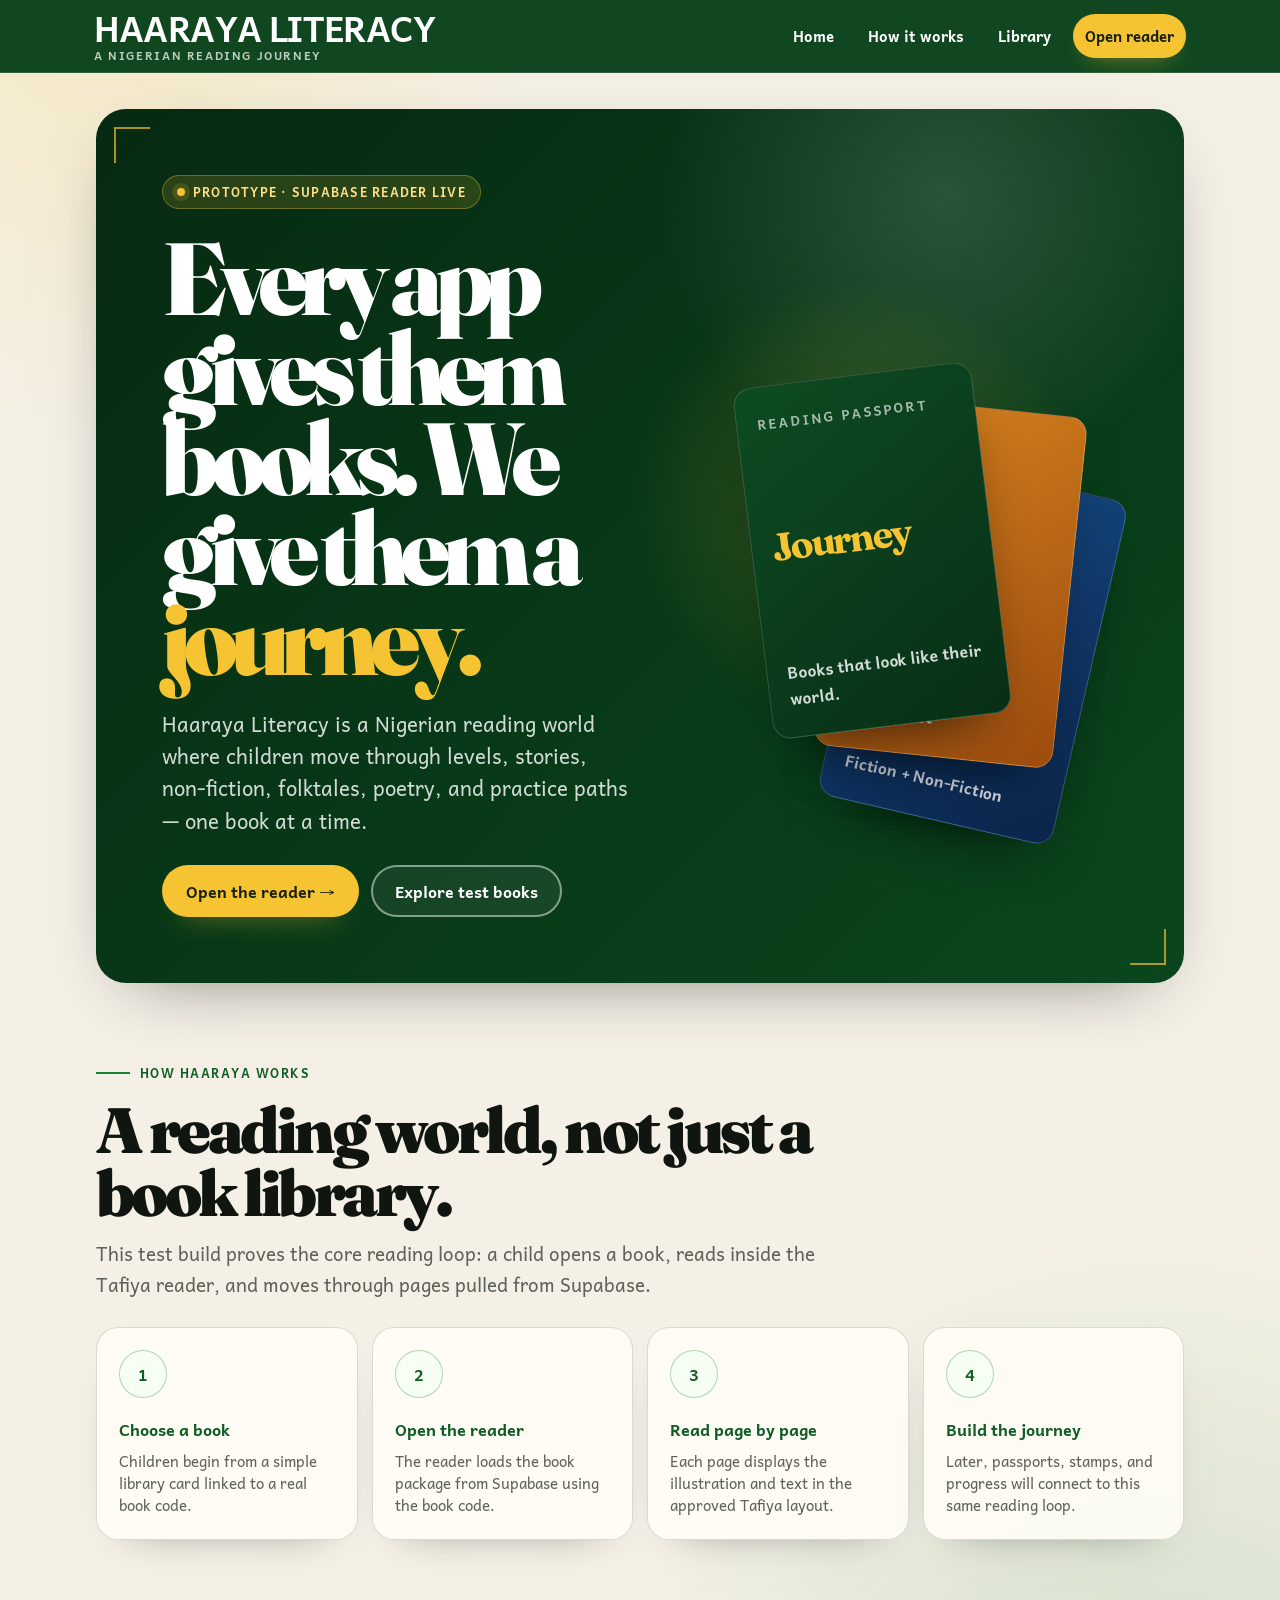
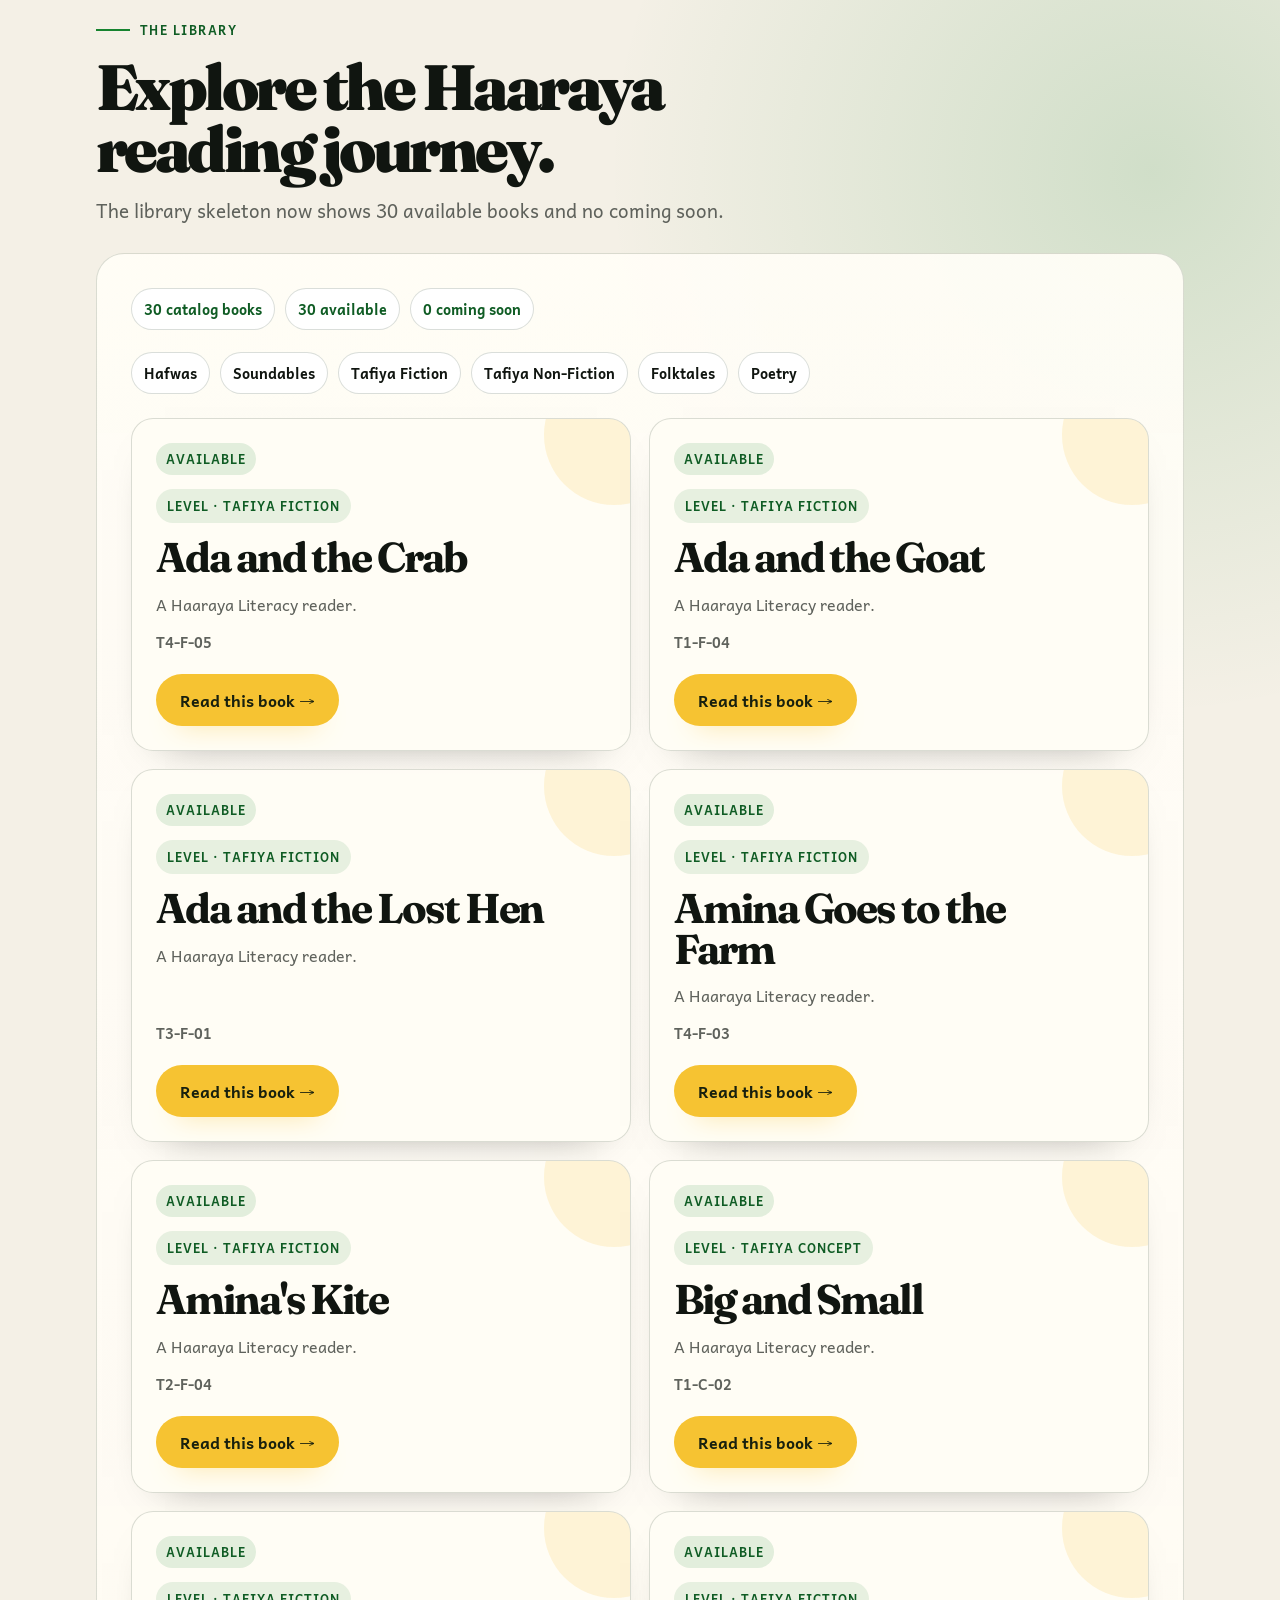
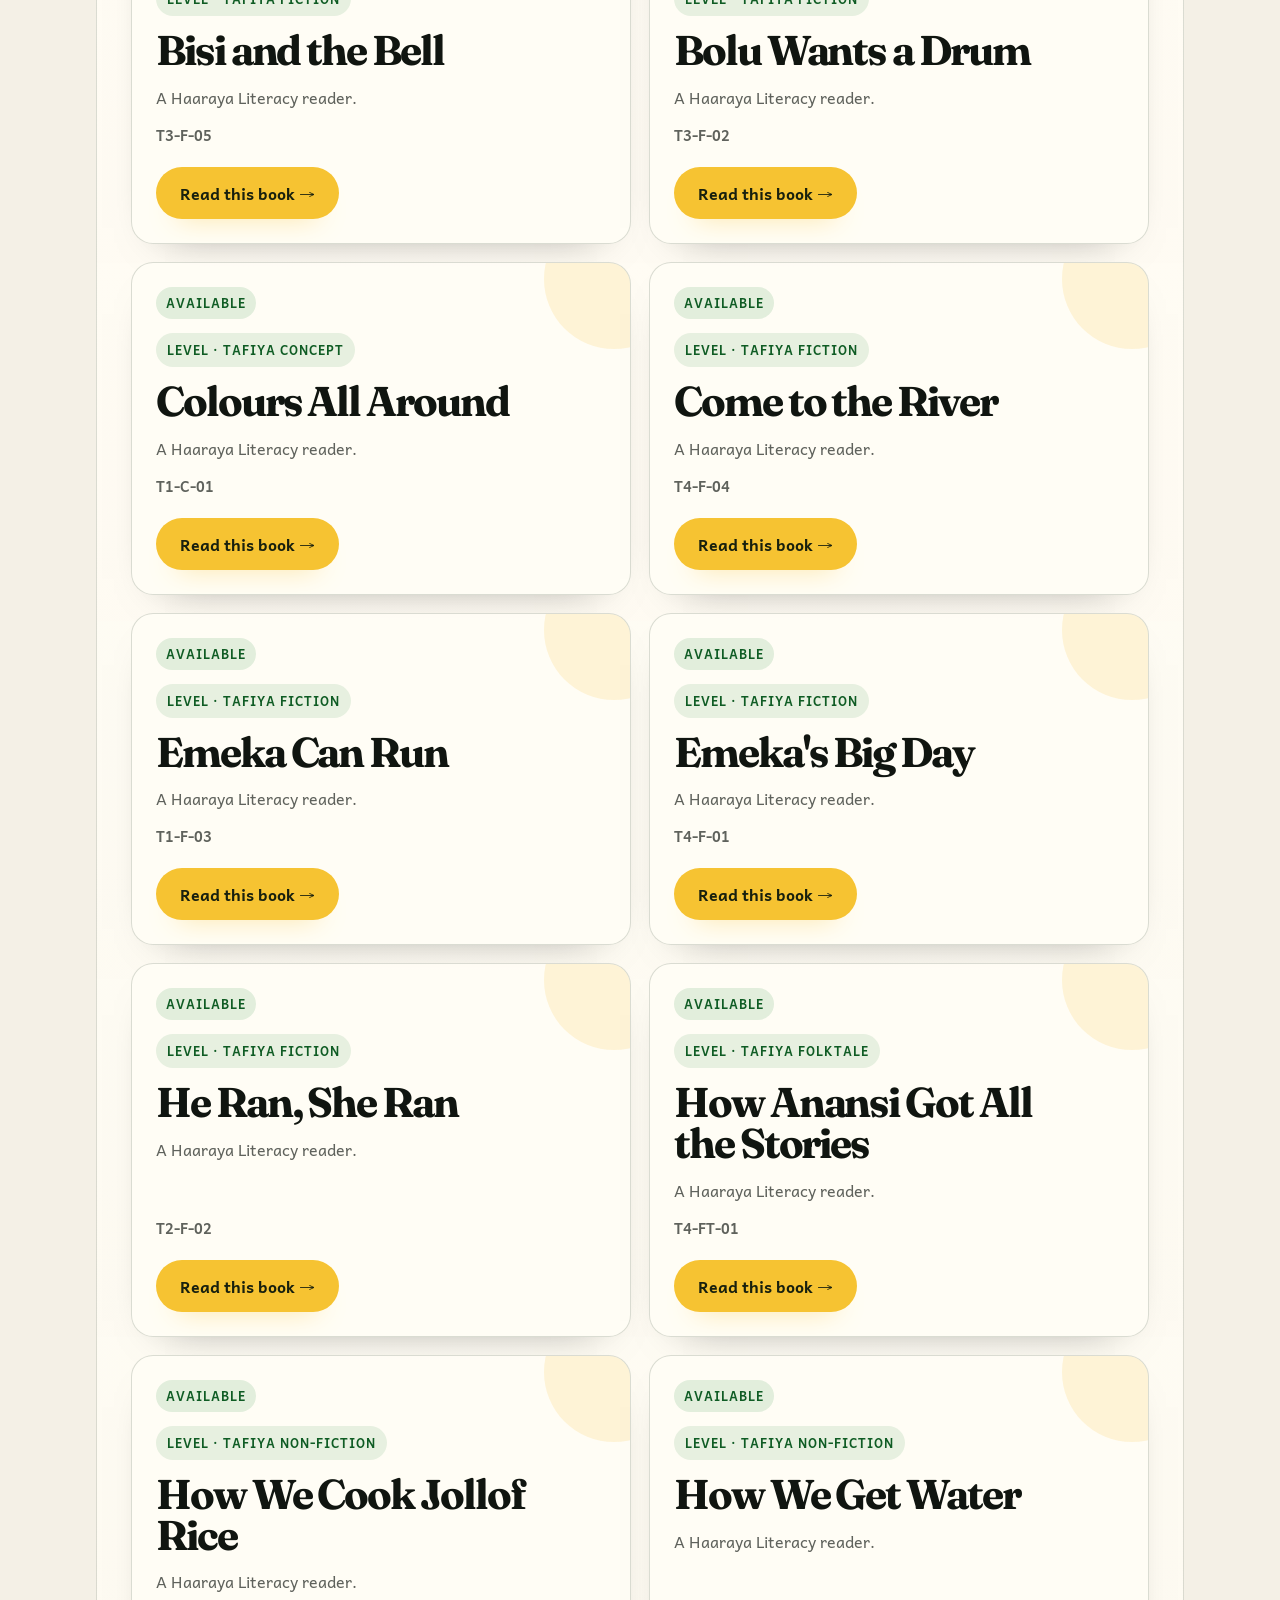
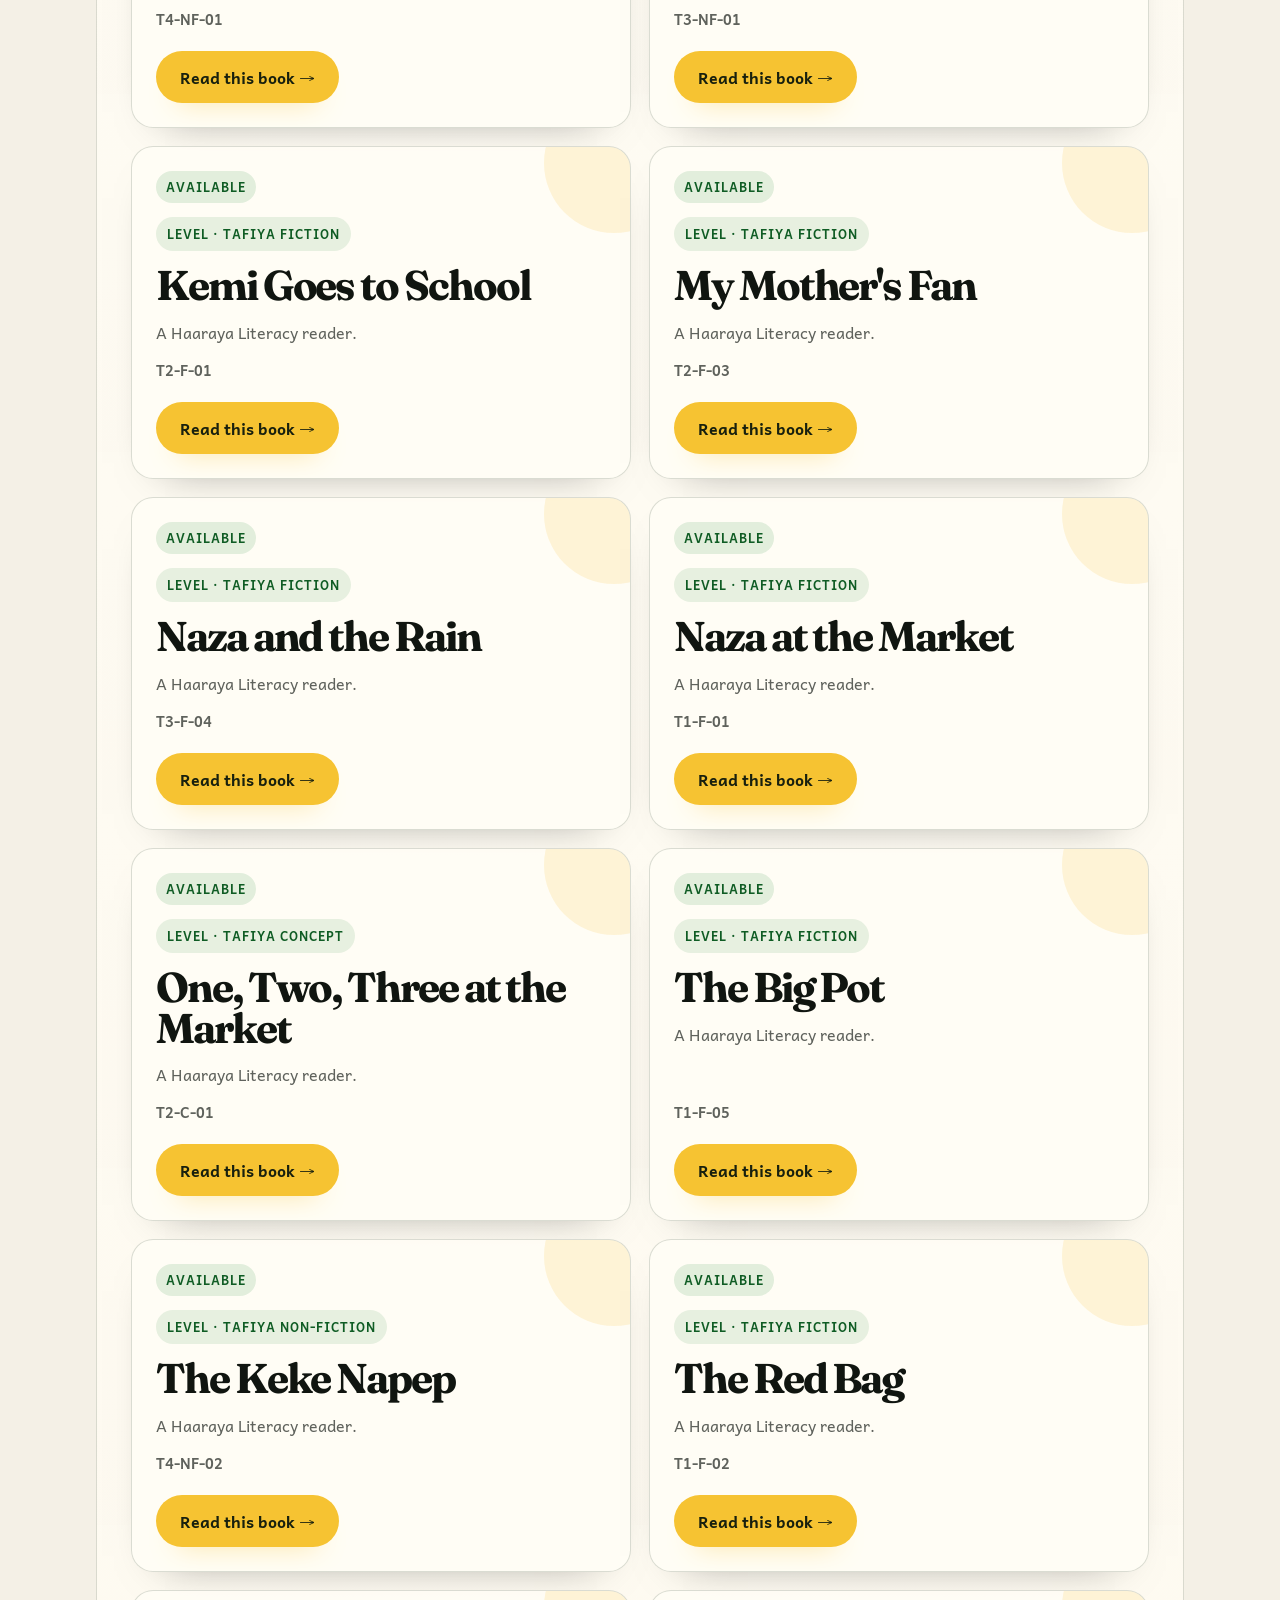
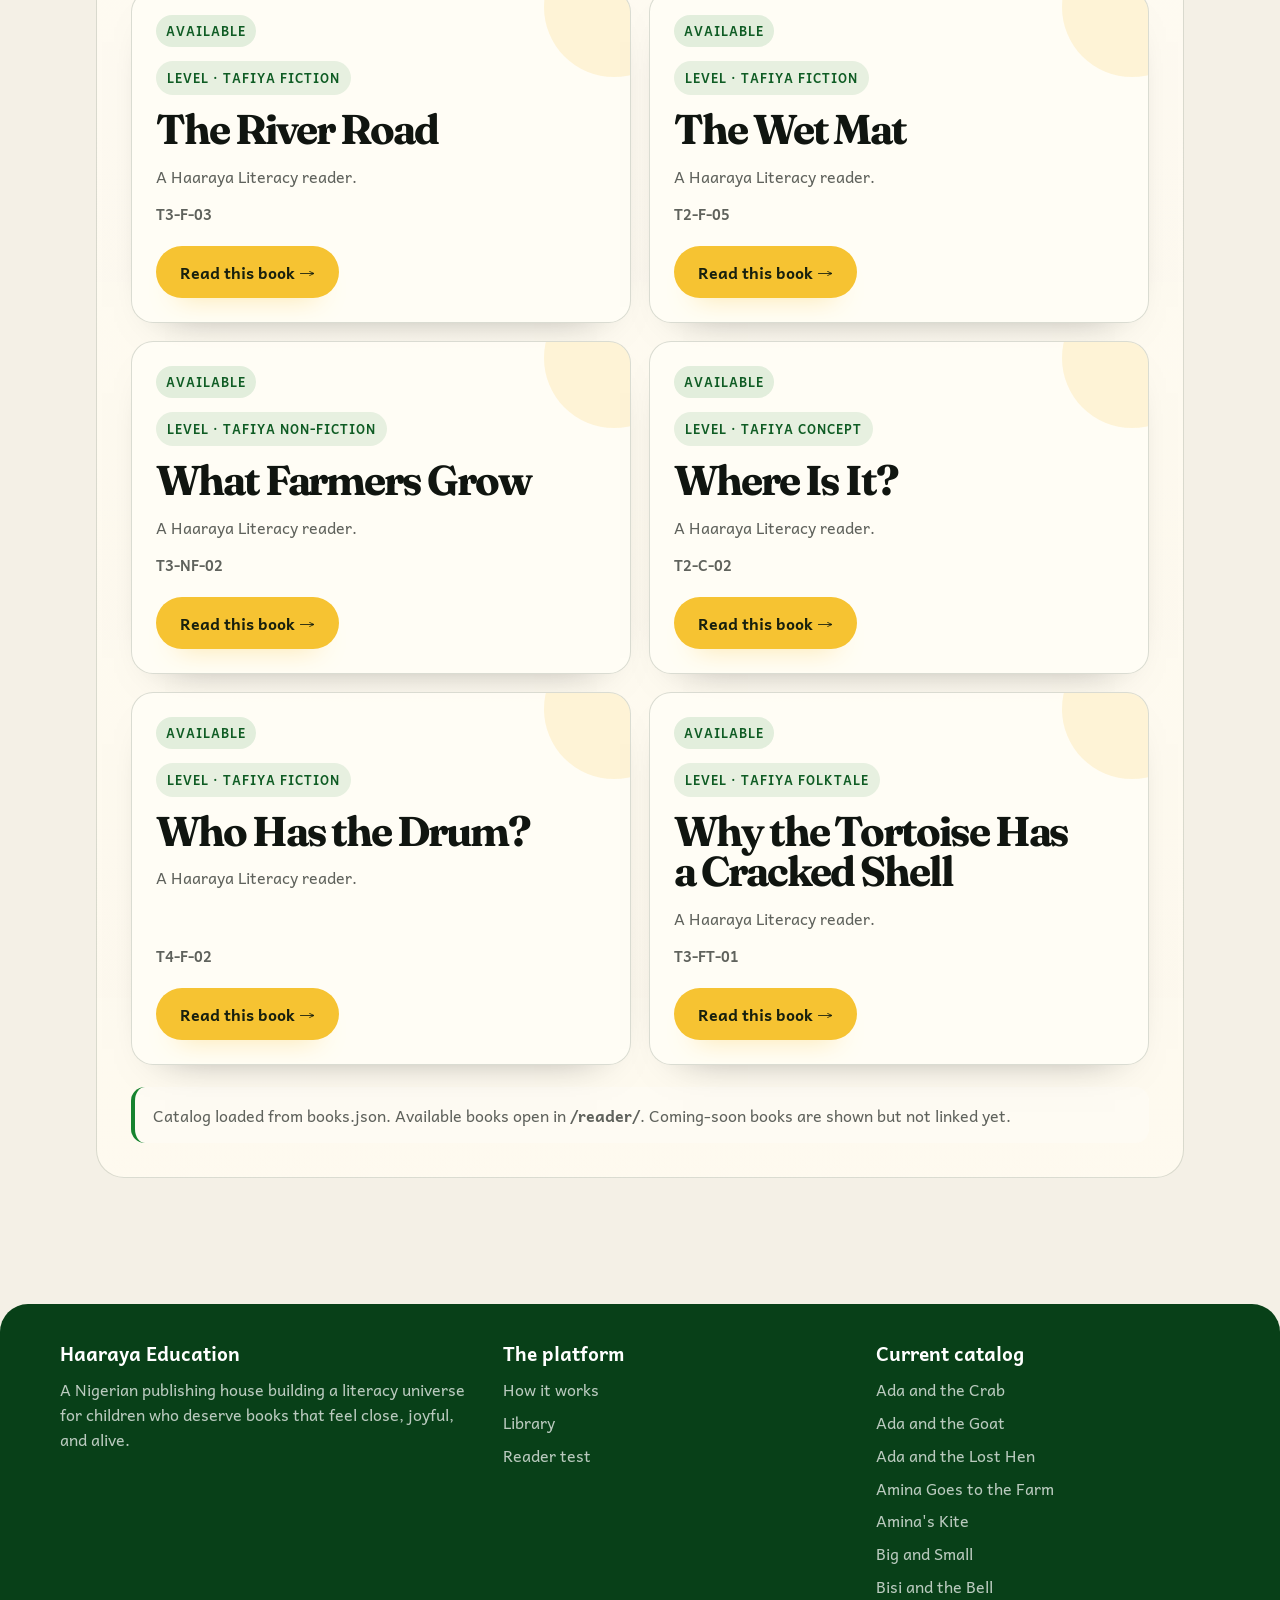
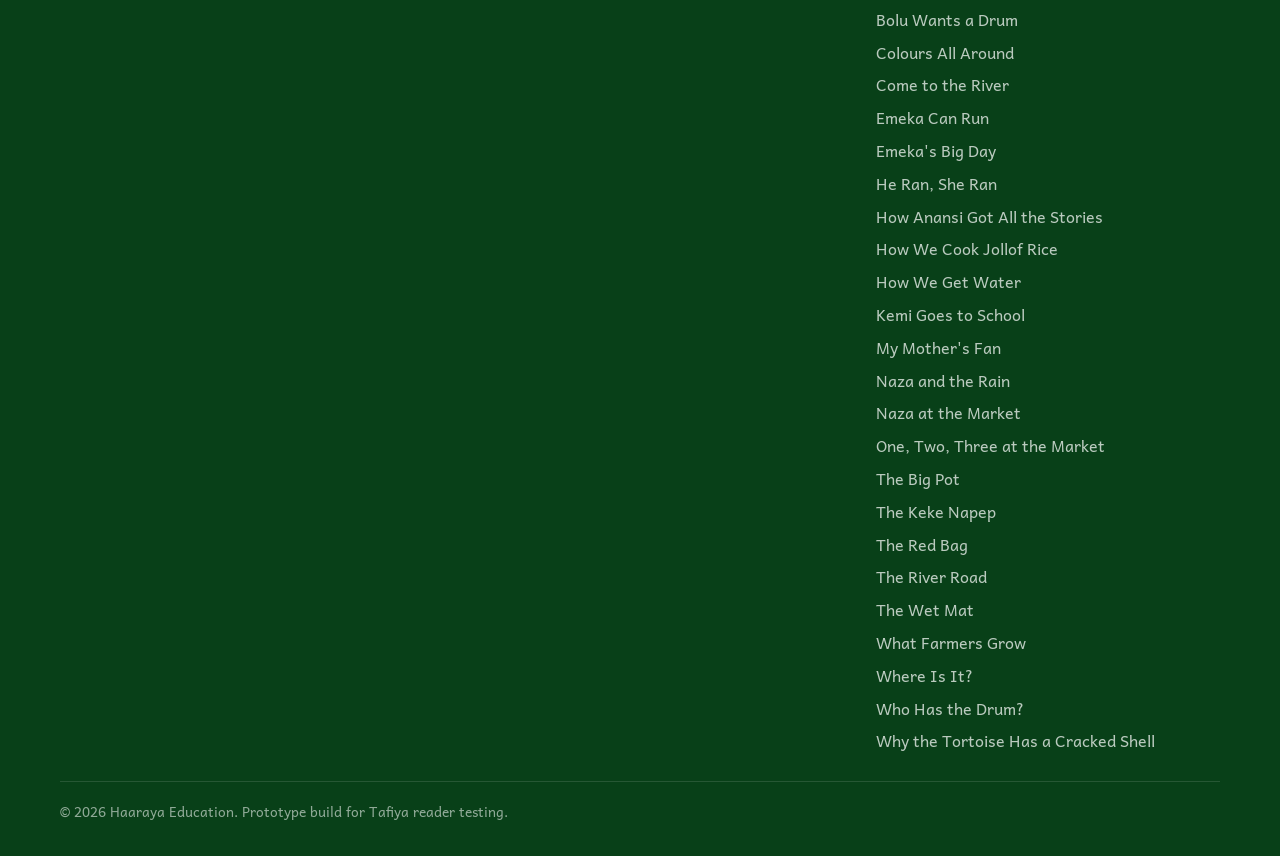
<file: index.html>
<!doctype html>
<html lang="en">
<head>
  <meta charset="utf-8">
  <meta name="viewport" content="width=device-width, initial-scale=1, viewport-fit=cover">
  <title>Haaraya Literacy — Tafiya Reader Test</title>

  <link rel="preconnect" href="https://fonts.googleapis.com">
  <link rel="preconnect" href="https://fonts.gstatic.com" crossorigin>
  <link href="https://fonts.googleapis.com/css2?family=Andika:ital,wght@0,400;0,700;1,400;1,700&family=Fraunces:opsz,wght@9..144,700;9..144,900&display=swap" rel="stylesheet">

  <style>
    :root {
      --green-950: #062d12;
      --green-900: #084018;
      --green-800: #0f5c24;
      --green-700: #16832f;
      --cream: #f4f0e6;
      --paper: #fffdf6;
      --yellow: #f6c332;
      --ink: #101510;
      --muted: #5f625c;
      --line: rgba(28, 54, 30, 0.16);
      --shadow: 0 24px 70px -36px rgba(0, 0, 0, 0.55);
      --font-body: "Andika", -apple-system, BlinkMacSystemFont, "Segoe UI", sans-serif;
      --font-display: "Fraunces", Georgia, serif;
    }

    * { box-sizing: border-box; margin: 0; padding: 0; }
    html { scroll-behavior: smooth; }

    body {
      min-height: 100vh;
      font-family: var(--font-body);
      color: var(--ink);
      background:
        radial-gradient(circle at 8% 0%, rgba(246, 195, 50, 0.18), transparent 28rem),
        radial-gradient(circle at 90% 20%, rgba(22, 131, 47, 0.16), transparent 34rem),
        var(--cream);
    }

    a { color: inherit; }

    .site-header {
      position: sticky;
      top: 0;
      z-index: 10;
      background: rgba(8, 64, 24, 0.96);
      backdrop-filter: blur(14px);
      color: white;
      border-bottom: 1px solid rgba(255, 255, 255, 0.12);
    }

    .nav {
      max-width: 1160px;
      margin: 0 auto;
      min-height: 72px;
      display: flex;
      align-items: center;
      justify-content: space-between;
      gap: 20px;
      padding: 0 clamp(16px, 4vw, 34px);
    }

    .brand {
      display: flex;
      flex-direction: column;
      line-height: 1;
      text-decoration: none;
    }

    .brand-main {
      font-weight: 900;
      font-size: clamp(1.4rem, 3.5vw, 2.2rem);
      letter-spacing: -0.04em;
      text-transform: uppercase;
    }

    .brand-sub {
      margin-top: 5px;
      font-size: 0.72rem;
      font-weight: 700;
      letter-spacing: 0.14em;
      text-transform: uppercase;
      color: rgba(255, 255, 255, 0.72);
    }

    .nav-links {
      display: flex;
      align-items: center;
      gap: 10px;
      font-weight: 700;
      font-size: 0.94rem;
    }

    .nav-links a {
      text-decoration: none;
      padding: 10px 12px;
      border-radius: 999px;
    }

    .nav-links a:hover { background: rgba(255, 255, 255, 0.1); }

    .nav-cta {
      background: var(--yellow);
      color: #19210e;
      box-shadow: 0 10px 24px -16px rgba(246, 195, 50, 0.9);
    }

    .nav-links .nav-cta:hover { background: #ffd352; }

    .page {
      max-width: 1160px;
      margin: 0 auto;
      padding: clamp(18px, 4vw, 36px);
    }

    .hero {
      position: relative;
      overflow: hidden;
      min-height: 560px;
      display: grid;
      grid-template-columns: minmax(0, 1.05fr) minmax(280px, 0.95fr);
      gap: clamp(28px, 5vw, 70px);
      align-items: center;
      padding: clamp(28px, 6vw, 66px);
      background:
        radial-gradient(circle at 70% 45%, rgba(246, 195, 50, 0.22), transparent 14rem),
        radial-gradient(circle at 78% 10%, rgba(255, 255, 255, 0.14), transparent 18rem),
        linear-gradient(135deg, #072a12 0%, #073516 38%, #0a461d 100%);
      border-radius: 30px;
      color: white;
      box-shadow: var(--shadow);
    }

    .hero::before,
    .hero::after {
      content: "";
      position: absolute;
      pointer-events: none;
      border: 2px solid rgba(246, 195, 50, 0.68);
      width: 34px;
      height: 34px;
    }

    .hero::before {
      left: 18px;
      top: 18px;
      border-right: none;
      border-bottom: none;
    }

    .hero::after {
      right: 18px;
      bottom: 18px;
      border-left: none;
      border-top: none;
    }

    .hero-copy {
      position: relative;
      z-index: 1;
    }

    .pill {
      display: inline-flex;
      align-items: center;
      gap: 8px;
      min-height: 34px;
      padding: 0 14px;
      border-radius: 999px;
      background: rgba(246, 195, 50, 0.14);
      border: 1px solid rgba(246, 195, 50, 0.34);
      color: #ffe08a;
      font-size: 0.78rem;
      font-weight: 700;
      letter-spacing: 0.1em;
      text-transform: uppercase;
    }

    .pill-dot {
      width: 8px;
      height: 8px;
      border-radius: 999px;
      background: var(--yellow);
      box-shadow: 0 0 0 5px rgba(246, 195, 50, 0.14);
    }

    h1 {
      max-width: 640px;
      margin-top: 24px;
      font-family: var(--font-display);
      font-weight: 900;
      font-size: clamp(3.2rem, 8vw, 6.6rem);
      line-height: 0.88;
      letter-spacing: -0.07em;
    }

    .gold { color: var(--yellow); }

    .lede {
      max-width: 560px;
      margin-top: 24px;
      color: rgba(255, 255, 255, 0.82);
      font-size: clamp(1.05rem, 2.1vw, 1.28rem);
      line-height: 1.58;
    }

    .hero-actions {
      display: flex;
      flex-wrap: wrap;
      gap: 12px;
      margin-top: 28px;
    }

    .btn {
      display: inline-flex;
      align-items: center;
      justify-content: center;
      min-height: 52px;
      padding: 0 22px;
      border-radius: 999px;
      font-weight: 700;
      text-decoration: none;
      border: 2px solid transparent;
      transition: transform 0.12s ease, background 0.16s ease, border-color 0.16s ease, opacity 0.16s ease;
    }

    .btn:active { transform: translateY(1px) scale(0.99); }

    .btn-primary {
      background: var(--yellow);
      color: #18200e;
      box-shadow: 0 16px 28px -22px rgba(246, 195, 50, 1);
    }

    .btn-primary:hover { background: #ffd65a; }

    .btn-outline {
      color: white;
      border-color: rgba(255, 255, 255, 0.48);
      background: rgba(255, 255, 255, 0.06);
    }

    .btn-outline:hover {
      border-color: white;
      background: rgba(255, 255, 255, 0.12);
    }

    .btn-disabled {
      background: #e7dfcf;
      color: #726a5b;
      cursor: not-allowed;
      box-shadow: none;
      opacity: 0.95;
    }

    .passport-stack {
      position: relative;
      z-index: 1;
      min-height: 360px;
      display: grid;
      place-items: center;
    }

    .passport {
      position: absolute;
      width: min(240px, 58vw);
      aspect-ratio: 0.68;
      border-radius: 18px;
      padding: 26px 20px;
      display: flex;
      flex-direction: column;
      justify-content: space-between;
      box-shadow: 0 28px 60px -28px rgba(0, 0, 0, 0.75);
      border: 1px solid rgba(255, 255, 255, 0.16);
    }

    .passport.green {
      background: linear-gradient(145deg, #0d4b22, #082f16);
      transform: rotate(-7deg) translateX(-34px);
      z-index: 3;
    }

    .passport.orange {
      background: linear-gradient(145deg, #d8851e, #9d4c0f);
      transform: rotate(6deg) translate(48px, 30px);
      z-index: 2;
    }

    .passport.blue {
      background: linear-gradient(145deg, #164e8c, #0b254a);
      transform: rotate(13deg) translate(88px, 84px);
      z-index: 1;
    }

    .passport small {
      font-weight: 700;
      letter-spacing: 0.16em;
      text-transform: uppercase;
      color: rgba(255, 255, 255, 0.64);
    }

    .passport strong {
      font-family: var(--font-display);
      font-size: 2.4rem;
      line-height: 0.94;
      letter-spacing: -0.06em;
      color: var(--yellow);
    }

    .passport span {
      color: rgba(255, 255, 255, 0.82);
      font-weight: 700;
    }

    .section {
      padding: clamp(42px, 7vw, 80px) 0 0;
    }

    .section-kicker {
      display: flex;
      align-items: center;
      gap: 10px;
      color: var(--green-800);
      font-size: 0.78rem;
      font-weight: 700;
      letter-spacing: 0.12em;
      text-transform: uppercase;
    }

    .section-kicker::before {
      content: "";
      width: 34px;
      height: 2px;
      background: var(--green-700);
    }

    .section-heading {
      max-width: 760px;
      margin-top: 16px;
      font-family: var(--font-display);
      font-weight: 900;
      font-size: clamp(2.1rem, 5vw, 4.1rem);
      line-height: 0.98;
      letter-spacing: -0.055em;
    }

    .section-copy {
      max-width: 720px;
      margin-top: 14px;
      color: var(--muted);
      font-size: clamp(1rem, 2vw, 1.18rem);
      line-height: 1.6;
    }

    .journey-grid {
      display: grid;
      grid-template-columns: repeat(4, minmax(0, 1fr));
      gap: 14px;
      margin-top: 28px;
    }

    .step-card,
    .book-card {
      background: rgba(255, 253, 246, 0.9);
      border: 1px solid var(--line);
      border-radius: 22px;
      box-shadow: 0 18px 42px -34px rgba(0, 0, 0, 0.55);
    }

    .step-card {
      padding: 22px;
      min-height: 180px;
    }

    .step-num {
      width: 48px;
      height: 48px;
      display: grid;
      place-items: center;
      border-radius: 999px;
      margin-bottom: 18px;
      border: 1px solid rgba(22, 131, 47, 0.32);
      background: #f7fff4;
      color: var(--green-800);
      font-weight: 900;
    }

    .step-card h3 {
      color: var(--green-800);
      font-size: 1.02rem;
      margin-bottom: 8px;
    }

    .step-card p {
      color: var(--muted);
      font-size: 0.94rem;
      line-height: 1.48;
    }

    .library-panel {
      margin-top: 28px;
      padding: clamp(20px, 4vw, 34px);
      background:
        linear-gradient(180deg, rgba(255, 253, 246, 0.94), rgba(255, 250, 240, 0.88));
      border: 1px solid var(--line);
      border-radius: 28px;
    }

    .library-summary {
      display: flex;
      flex-wrap: wrap;
      gap: 10px;
      margin-bottom: 22px;
    }

    .summary-pill {
      padding: 8px 12px;
      border-radius: 999px;
      background: #fff;
      border: 1px solid var(--line);
      font-weight: 700;
      font-size: 0.9rem;
      color: var(--green-800);
    }

    .strand-strip {
      display: flex;
      flex-wrap: wrap;
      gap: 10px;
      margin-bottom: 24px;
    }

    .strand-tag {
      padding: 8px 12px;
      border-radius: 999px;
      background: #fff;
      border: 1px solid var(--line);
      font-weight: 700;
      font-size: 0.9rem;
    }

    .books {
      display: grid;
      grid-template-columns: repeat(2, minmax(0, 1fr));
      gap: 18px;
    }

    .book-card {
      padding: 24px;
      display: flex;
      flex-direction: column;
      gap: 14px;
      position: relative;
      overflow: hidden;
    }

    .book-card::after {
      content: "";
      position: absolute;
      width: 140px;
      height: 140px;
      right: -54px;
      top: -54px;
      border-radius: 50%;
      background: rgba(246, 195, 50, 0.16);
    }

    .book-card.is-coming-soon {
      opacity: 0.88;
    }

    .book-card.is-coming-soon::after {
      background: rgba(95, 98, 92, 0.12);
    }

    .book-meta {
      width: fit-content;
      padding: 7px 11px;
      border-radius: 999px;
      background: rgba(22, 131, 47, 0.1);
      color: var(--green-800);
      font-size: 0.78rem;
      font-weight: 700;
      letter-spacing: 0.08em;
      text-transform: uppercase;
    }

    .book-status {
      position: relative;
      z-index: 1;
      width: fit-content;
      padding: 6px 10px;
      border-radius: 999px;
      font-size: 0.78rem;
      font-weight: 700;
      letter-spacing: 0.08em;
      text-transform: uppercase;
    }

    .book-status.is-available {
      background: rgba(22, 131, 47, 0.12);
      color: var(--green-800);
    }

    .book-status.is-coming-soon {
      background: rgba(95, 98, 92, 0.12);
      color: var(--muted);
    }

    .book-title {
      position: relative;
      z-index: 1;
      max-width: 420px;
      font-family: var(--font-display);
      font-size: clamp(1.8rem, 3.4vw, 2.6rem);
      line-height: 0.98;
      letter-spacing: -0.05em;
    }

    .book-desc {
      position: relative;
      z-index: 1;
      color: var(--muted);
      line-height: 1.5;
      flex: 1;
    }

    .book-code {
      position: relative;
      z-index: 1;
      color: var(--muted);
      font-size: 0.9rem;
      font-weight: 700;
    }

    .book-card .btn {
      position: relative;
      z-index: 1;
      align-self: flex-start;
      margin-top: 6px;
    }

    .status-note {
      margin-top: 22px;
      padding: 16px 18px;
      border-left: 4px solid var(--green-700);
      background: rgba(255, 253, 246, 0.72);
      color: var(--muted);
      line-height: 1.5;
      border-radius: 14px;
    }

    .footer {
      margin-top: clamp(50px, 8vw, 90px);
      padding: 34px clamp(20px, 4vw, 36px);
      border-radius: 28px 28px 0 0;
      background: var(--green-900);
      color: rgba(255, 255, 255, 0.78);
    }

    .footer-inner {
      max-width: 1160px;
      margin: 0 auto;
      display: grid;
      grid-template-columns: 1.2fr 1fr 1fr;
      gap: 30px;
    }

    .footer strong {
      display: block;
      color: white;
      margin-bottom: 8px;
      font-size: 1.2rem;
    }

    .footer p,
    .footer li {
      line-height: 1.55;
      color: rgba(255, 255, 255, 0.72);
    }

    .footer ul {
      list-style: none;
      display: grid;
      gap: 8px;
    }

    .footer a {
      text-decoration: none;
    }

    .footer a:hover { color: white; }

    .copyright {
      max-width: 1160px;
      margin: 28px auto 0;
      padding-top: 18px;
      border-top: 1px solid rgba(255, 255, 255, 0.12);
      font-size: 0.86rem;
      color: rgba(255, 255, 255, 0.55);
    }

    @media (max-width: 900px) {
      .hero {
        grid-template-columns: 1fr;
        min-height: auto;
      }

      .passport-stack { min-height: 300px; }

      .journey-grid {
        grid-template-columns: repeat(2, minmax(0, 1fr));
      }

      .footer-inner { grid-template-columns: 1fr; }
    }

    @media (max-width: 640px) {
      .nav { min-height: 64px; }

      .brand-main { font-size: 1.35rem; }

      .brand-sub { display: none; }

      .nav-links a:not(.nav-cta) { display: none; }

      .hero {
        border-radius: 22px;
        padding: 26px;
      }

      .hero-actions,
      .journey-grid {
        display: grid;
        grid-template-columns: 1fr;
      }

      .books { grid-template-columns: 1fr; }

      .btn { width: 100%; }

      .book-card .btn { align-self: stretch; }

      .passport { width: 190px; }

      .passport.green { transform: rotate(-7deg) translateX(-24px); }

      .passport.orange { transform: rotate(6deg) translate(36px, 30px); }

      .passport.blue { transform: rotate(13deg) translate(58px, 76px); }
    }
  </style>
</head>

<body>
  <header class="site-header">
    <nav class="nav" aria-label="Main navigation">
      <a class="brand" href="./" aria-label="Haaraya Literacy home">
        <span class="brand-main">Haaraya Literacy</span>
        <span class="brand-sub">A Nigerian Reading Journey</span>
      </a>

      <div class="nav-links">
        <a href="./">Home</a>
        <a href="#how">How it works</a>
        <a href="#library">Library</a>
        <a class="nav-cta" data-first-book-link href="reader/?book=T4-NF-01">Open reader</a>
      </div>
    </nav>
  </header>

  <main class="page">
    <section class="hero" id="home">
      <div class="hero-copy">
        <div class="pill"><span class="pill-dot"></span> Prototype · Supabase reader live</div>

        <h1>
          Every app gives them books.
          We give them a <span class="gold">journey.</span>
        </h1>

        <p class="lede">
          Haaraya Literacy is a Nigerian reading world where children move through levels,
          stories, non-fiction, folktales, poetry, and practice paths — one book at a time.
        </p>

        <div class="hero-actions">
          <a class="btn btn-primary" data-first-book-link href="reader/?book=T4-NF-01">Open the reader →</a>
          <a class="btn btn-outline" href="#library">Explore test books</a>
        </div>
      </div>

      <div class="passport-stack" aria-hidden="true">
        <div class="passport blue">
          <small>Level 4</small>
          <strong>Tafiya</strong>
          <span>Fiction + Non-Fiction</span>
        </div>

        <div class="passport orange">
          <small>Book Code</small>
          <strong>T4</strong>
          <span>Reader Test</span>
        </div>

        <div class="passport green">
          <small>Reading Passport</small>
          <strong>Journey</strong>
          <span>Books that look like their world.</span>
        </div>
      </div>
    </section>

    <section class="section" id="how">
      <div class="section-kicker">How Haaraya works</div>
      <h2 class="section-heading">A reading world, not just a book library.</h2>
      <p class="section-copy">
        This test build proves the core reading loop: a child opens a book, reads inside the
        Tafiya reader, and moves through pages pulled from Supabase.
      </p>

      <div class="journey-grid">
        <article class="step-card">
          <div class="step-num">1</div>
          <h3>Choose a book</h3>
          <p>Children begin from a simple library card linked to a real book code.</p>
        </article>

        <article class="step-card">
          <div class="step-num">2</div>
          <h3>Open the reader</h3>
          <p>The reader loads the book package from Supabase using the book code.</p>
        </article>

        <article class="step-card">
          <div class="step-num">3</div>
          <h3>Read page by page</h3>
          <p>Each page displays the illustration and text in the approved Tafiya layout.</p>
        </article>

        <article class="step-card">
          <div class="step-num">4</div>
          <h3>Build the journey</h3>
          <p>Later, passports, stamps, and progress will connect to this same reading loop.</p>
        </article>
      </div>
    </section>

    <section class="section" id="library">
      <div class="section-kicker">The Library</div>
      <h2 class="section-heading">Explore the Haaraya reading journey.</h2>
      <p class="section-copy">
        The library skeleton now shows <span id="availableCount">two</span> available books
        and <span id="comingSoonCount">two</span> coming soon.
      </p>

      <div class="library-panel">
        <div class="library-summary">
          <span class="summary-pill" id="totalBooksPill">4 catalog books</span>
          <span class="summary-pill" id="availableBooksPill">2 available</span>
          <span class="summary-pill" id="comingSoonBooksPill">2 coming soon</span>
        </div>

        <div class="strand-strip" aria-label="Future Haaraya strands">
          <span class="strand-tag">Hafwas</span>
          <span class="strand-tag">Soundables</span>
          <span class="strand-tag">Tafiya Fiction</span>
          <span class="strand-tag">Tafiya Non-Fiction</span>
          <span class="strand-tag">Folktales</span>
          <span class="strand-tag">Poetry</span>
        </div>

        <div class="books" id="bookGrid" aria-label="Available and upcoming test books"></div>

        <p class="status-note" id="catalogStatus">
          Prototype status: homepage at root, reader at <strong>/reader/</strong>, book packages loaded
          from Supabase by <strong>book_code</strong>.
        </p>
      </div>
    </section>
  </main>

  <footer class="footer">
    <div class="footer-inner">
      <section>
        <strong>Haaraya Education</strong>
        <p>
          A Nigerian publishing house building a literacy universe for children who deserve
          books that feel close, joyful, and alive.
        </p>
      </section>

      <section>
        <strong>The platform</strong>
        <ul>
          <li><a href="#how">How it works</a></li>
          <li><a href="#library">Library</a></li>
          <li><a data-first-book-link href="reader/?book=T4-NF-01">Reader test</a></li>
        </ul>
      </section>

      <section>
        <strong>Current catalog</strong>
        <ul id="footerBookList"></ul>
      </section>
    </div>

    <div class="copyright">
      © 2026 Haaraya Education. Prototype build for Tafiya reader testing.
    </div>
  </footer>

  <script>
    const CATALOG_URL = "books.json";

    const FALLBACK_BOOKS = [
      {
        book_code: "T4-NF-01",
        title: "How We Cook Jollof Rice",
        level_label: "Level 4",
        strand: "Tafiya",
        book_type: "Non-Fiction",
        short_description: "A familiar Nigerian food book built as a live Supabase-backed reader package.",
        featured: true,
        status: "available",
        sort_order: 1,
        reader_url: "reader/?book=T4-NF-01"
      },
      {
        book_code: "T4-NF-02",
        title: "The Keke Napep",
        level_label: "Level 4",
        strand: "Tafiya",
        book_type: "Non-Fiction",
        short_description: "A real-world transport book showing how everyday Nigerian topics become reading material.",
        featured: true,
        status: "available",
        sort_order: 2,
        reader_url: "reader/?book=T4-NF-02"
      },
      {
        book_code: "T4-F-03",
        title: "Amina Goes to the Farm",
        level_label: "Level 4",
        strand: "Tafiya",
        book_type: "Fiction",
        short_description: "A Level 4 Tafiya fiction reader waiting to be connected to the live reader.",
        featured: true,
        status: "coming_soon",
        sort_order: 3,
        reader_url: ""
      },
      {
        book_code: "T4-F-04",
        title: "Come to the River",
        level_label: "Level 4",
        strand: "Tafiya",
        book_type: "Fiction",
        short_description: "A Level 4 Tafiya fiction reader waiting to be connected to the live reader.",
        featured: true,
        status: "coming_soon",
        sort_order: 4,
        reader_url: ""
      }
    ];

    let books = [];

    function isAvailable(book) {
      return String(book.status || "available").toLowerCase() === "available";
    }

    function readerHref(book) {
      if (book.reader_url) return book.reader_url;
      if (isAvailable(book) && book.book_code) {
        return `reader/?book=${encodeURIComponent(book.book_code)}`;
      }
      return "";
    }

    function bookCountText(count) {
      const words = {
        0: "no",
        1: "one",
        2: "two",
        3: "three",
        4: "four",
        5: "five",
        6: "six",
        7: "seven",
        8: "eight",
        9: "nine",
        10: "ten"
      };

      return words[count] || String(count);
    }

    function cleanBookList(rawBooks) {
      if (!Array.isArray(rawBooks)) return [];

      return rawBooks
        .filter((book) => book && book.book_code && book.title)
        .filter((book) => book.featured !== false)
        .sort((a, b) => {
          const aa = Number.isFinite(Number(a.sort_order)) ? Number(a.sort_order) : 9999;
          const bb = Number.isFinite(Number(b.sort_order)) ? Number(b.sort_order) : 9999;
          return aa - bb || String(a.title).localeCompare(String(b.title));
        });
    }

    async function loadBooks() {
      try {
        const response = await fetch(`${CATALOG_URL}?v=${Date.now()}`, {
          cache: "no-store"
        });

        if (!response.ok) {
          throw new Error(`Catalog failed: ${response.status}`);
        }

        const data = await response.json();
        const cleaned = cleanBookList(data);

        if (!cleaned.length) {
          throw new Error("Catalog loaded but no usable books were found.");
        }

        setCatalogStatus("Catalog loaded from books.json.");
        return cleaned;
      } catch (error) {
        console.warn("[Haaraya homepage] Using fallback book list.", error);
        setCatalogStatus("Catalog fallback is active. books.json could not be loaded.");
        return cleanBookList(FALLBACK_BOOKS);
      }
    }

    function setCatalogStatus(message) {
      const status = document.getElementById("catalogStatus");
      if (!status) return;

      status.innerHTML =
        `${message} Available books open in <strong>/reader/</strong>. Coming-soon books are shown but not linked yet.`;
    }

    function renderBookCards() {
      const grid = document.getElementById("bookGrid");
      if (!grid) return;

      grid.innerHTML = "";

      books.forEach((book) => {
        const available = isAvailable(book);
        const href = readerHref(book);

        const card = document.createElement("article");
        card.className = "book-card" + (available ? "" : " is-coming-soon");

        const status = document.createElement("div");
        status.className = "book-status " + (available ? "is-available" : "is-coming-soon");
        status.textContent = available ? "Available" : "Coming soon";

        const meta = document.createElement("div");
        meta.className = "book-meta";
        meta.textContent = `${book.level_label || "Level"} · ${book.strand || "Tafiya"} ${book.book_type || ""}`.trim();

        const title = document.createElement("h3");
        title.className = "book-title";
        title.textContent = book.title;

        const desc = document.createElement("p");
        desc.className = "book-desc";
        desc.textContent = book.short_description || "A Haaraya Literacy reader.";

        const code = document.createElement("div");
        code.className = "book-code";
        code.textContent = book.book_code;

        card.appendChild(status);
        card.appendChild(meta);
        card.appendChild(title);
        card.appendChild(desc);
        card.appendChild(code);

        if (available && href) {
          const link = document.createElement("a");
          link.className = "btn btn-primary";
          link.href = href;
          link.textContent = "Read this book →";
          card.appendChild(link);
        } else {
          const locked = document.createElement("span");
          locked.className = "btn btn-disabled";
          locked.setAttribute("aria-disabled", "true");
          locked.textContent = "Coming soon";
          card.appendChild(locked);
        }

        grid.appendChild(card);
      });
    }

    function renderFooterBooks() {
      const list = document.getElementById("footerBookList");
      if (!list) return;

      list.innerHTML = "";

      books.forEach((book) => {
        const item = document.createElement("li");
        const href = readerHref(book);

        if (isAvailable(book) && href) {
          const link = document.createElement("a");
          link.href = href;
          link.textContent = book.title;
          item.appendChild(link);
        } else {
          item.textContent = `${book.title} — coming soon`;
        }

        list.appendChild(item);
      });
    }

    function wireFirstBookLinks() {
      const firstAvailable = books.find((book) => isAvailable(book) && readerHref(book));
      if (!firstAvailable) return;

      document.querySelectorAll("[data-first-book-link]").forEach((link) => {
        link.href = readerHref(firstAvailable);
      });
    }

    function updateCounts() {
      const total = books.length;
      const available = books.filter(isAvailable).length;
      const comingSoon = total - available;

      const availableText = bookCountText(available);
      const comingText = bookCountText(comingSoon);

      const availableCount = document.getElementById("availableCount");
      const comingSoonCount = document.getElementById("comingSoonCount");
      const totalBooksPill = document.getElementById("totalBooksPill");
      const availableBooksPill = document.getElementById("availableBooksPill");
      const comingSoonBooksPill = document.getElementById("comingSoonBooksPill");

      if (availableCount) availableCount.textContent = availableText;
      if (comingSoonCount) comingSoonCount.textContent = comingText;
      if (totalBooksPill) totalBooksPill.textContent = `${total} catalog books`;
      if (availableBooksPill) availableBooksPill.textContent = `${available} available`;
      if (comingSoonBooksPill) comingSoonBooksPill.textContent = `${comingSoon} coming soon`;
    }

    async function bootHomepage() {
      books = await loadBooks();

      wireFirstBookLinks();
      updateCounts();
      renderBookCards();
      renderFooterBooks();
    }

    document.addEventListener("DOMContentLoaded", bootHomepage);
  </script>
</body>
</html>
</file>
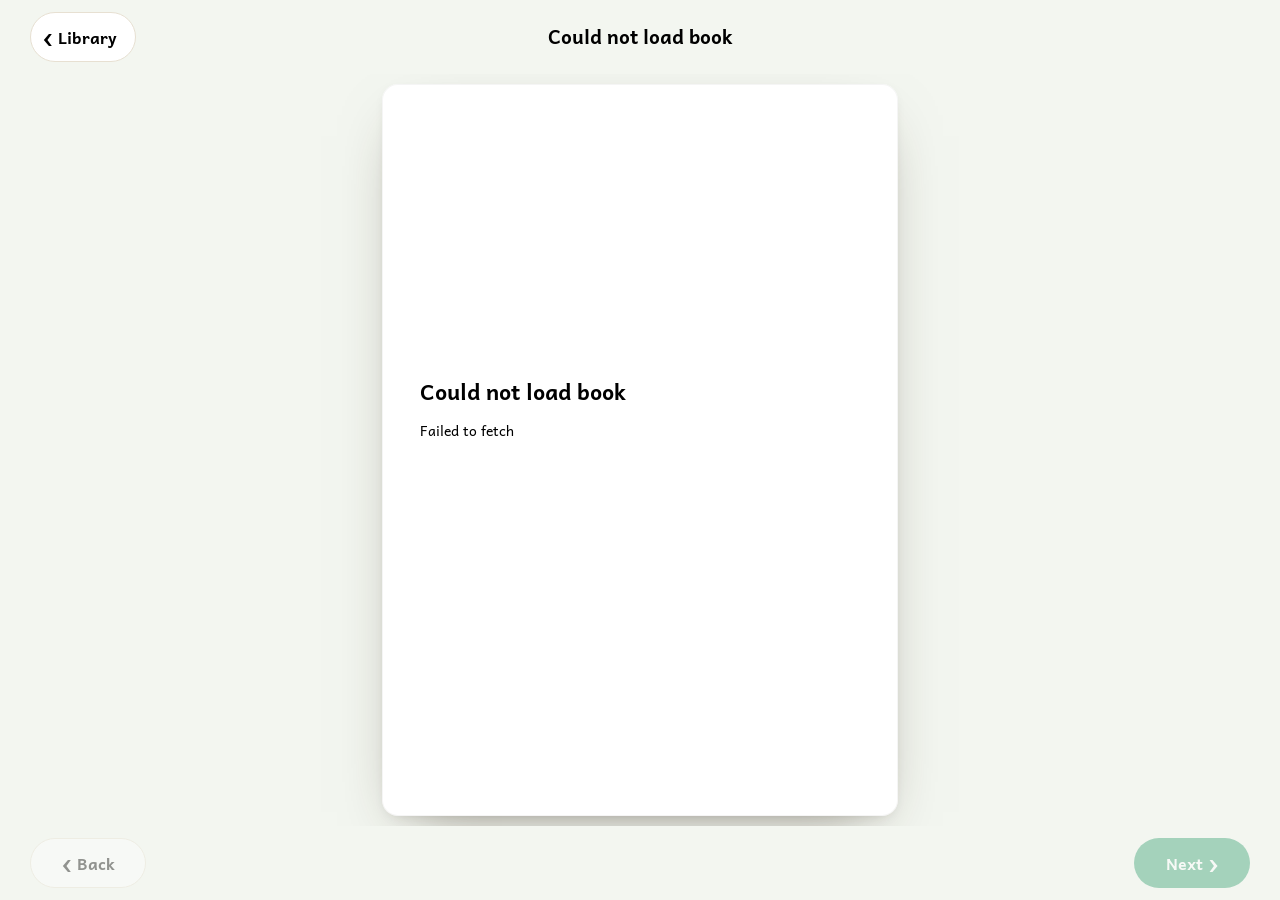
<file: reader/index.html>
<!doctype html>
<html lang="en">
<head>
  <meta charset="utf-8">
  <meta name="viewport" content="width=device-width, initial-scale=1, viewport-fit=cover">
  <title>Tafiya Reader</title>

  <link rel="preconnect" href="https://fonts.googleapis.com">
  <link rel="preconnect" href="https://fonts.gstatic.com" crossorigin>
  <link href="https://fonts.googleapis.com/css2?family=Andika:ital,wght@0,400;0,700;1,400;1,700&display=swap" rel="stylesheet">

  <!-- Cache-busted CSS -->
  <link rel="stylesheet" href="reader.css?v=20260621-1">
</head>

<body>
  <div class="reader" id="reader">
    <!-- Top bar -->
    <header class="topbar">
      <button class="btn btn-ghost btn-back" id="backBtn" type="button">
        <span class="ico" aria-hidden="true">‹</span>
        <span>Library</span>
      </button>

      <div class="running" id="running">
        <span class="running-title" id="runningTitle">&nbsp;</span>
        <span class="running-level" id="runningLevel"></span>
      </div>

      <div class="brand" id="brand" aria-hidden="true"></div>
    </header>

    <!-- Reading stage — JS fills #book with the current screen -->
    <main class="stage" id="stage" tabindex="-1">
      <article class="book" id="book"></article>
    </main>

    <!-- Bottom navigation -->
    <footer class="navbar">
      <button class="btn btn-nav" id="prevBtn" type="button">
        <span class="ico" aria-hidden="true">‹</span>
        <span class="nav-label">Back</span>
      </button>

      <div class="progress" id="progress">
        <span class="progress-text" id="progressText"></span>
        <div class="dots" id="dots" aria-hidden="true"></div>
      </div>

      <button class="btn btn-nav btn-next" id="nextBtn" type="button">
        <span class="nav-label">Next</span>
        <span class="ico" aria-hidden="true">›</span>
      </button>
    </footer>
  </div>

  <!-- Cache-busted JS -->
  <script src="reader.js?v=20260621-1"></script>
</body>
</html>
</file>
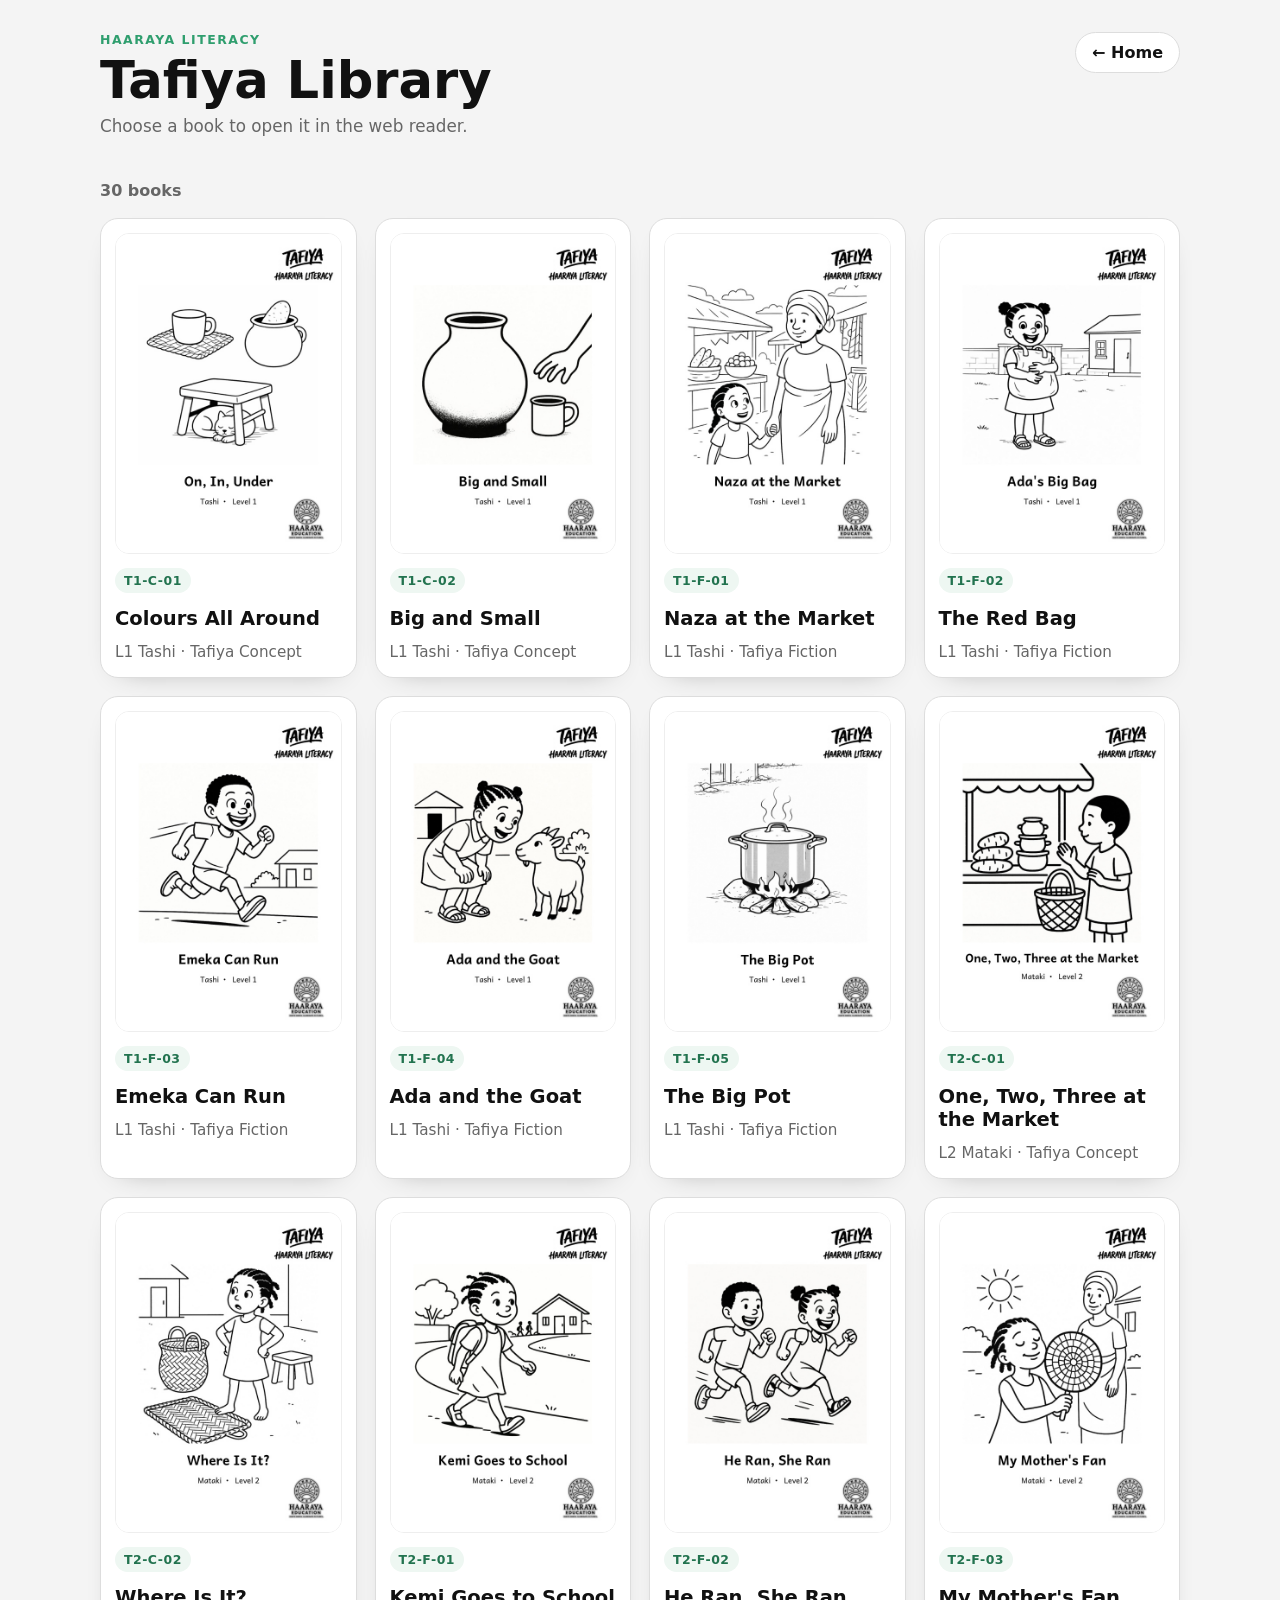
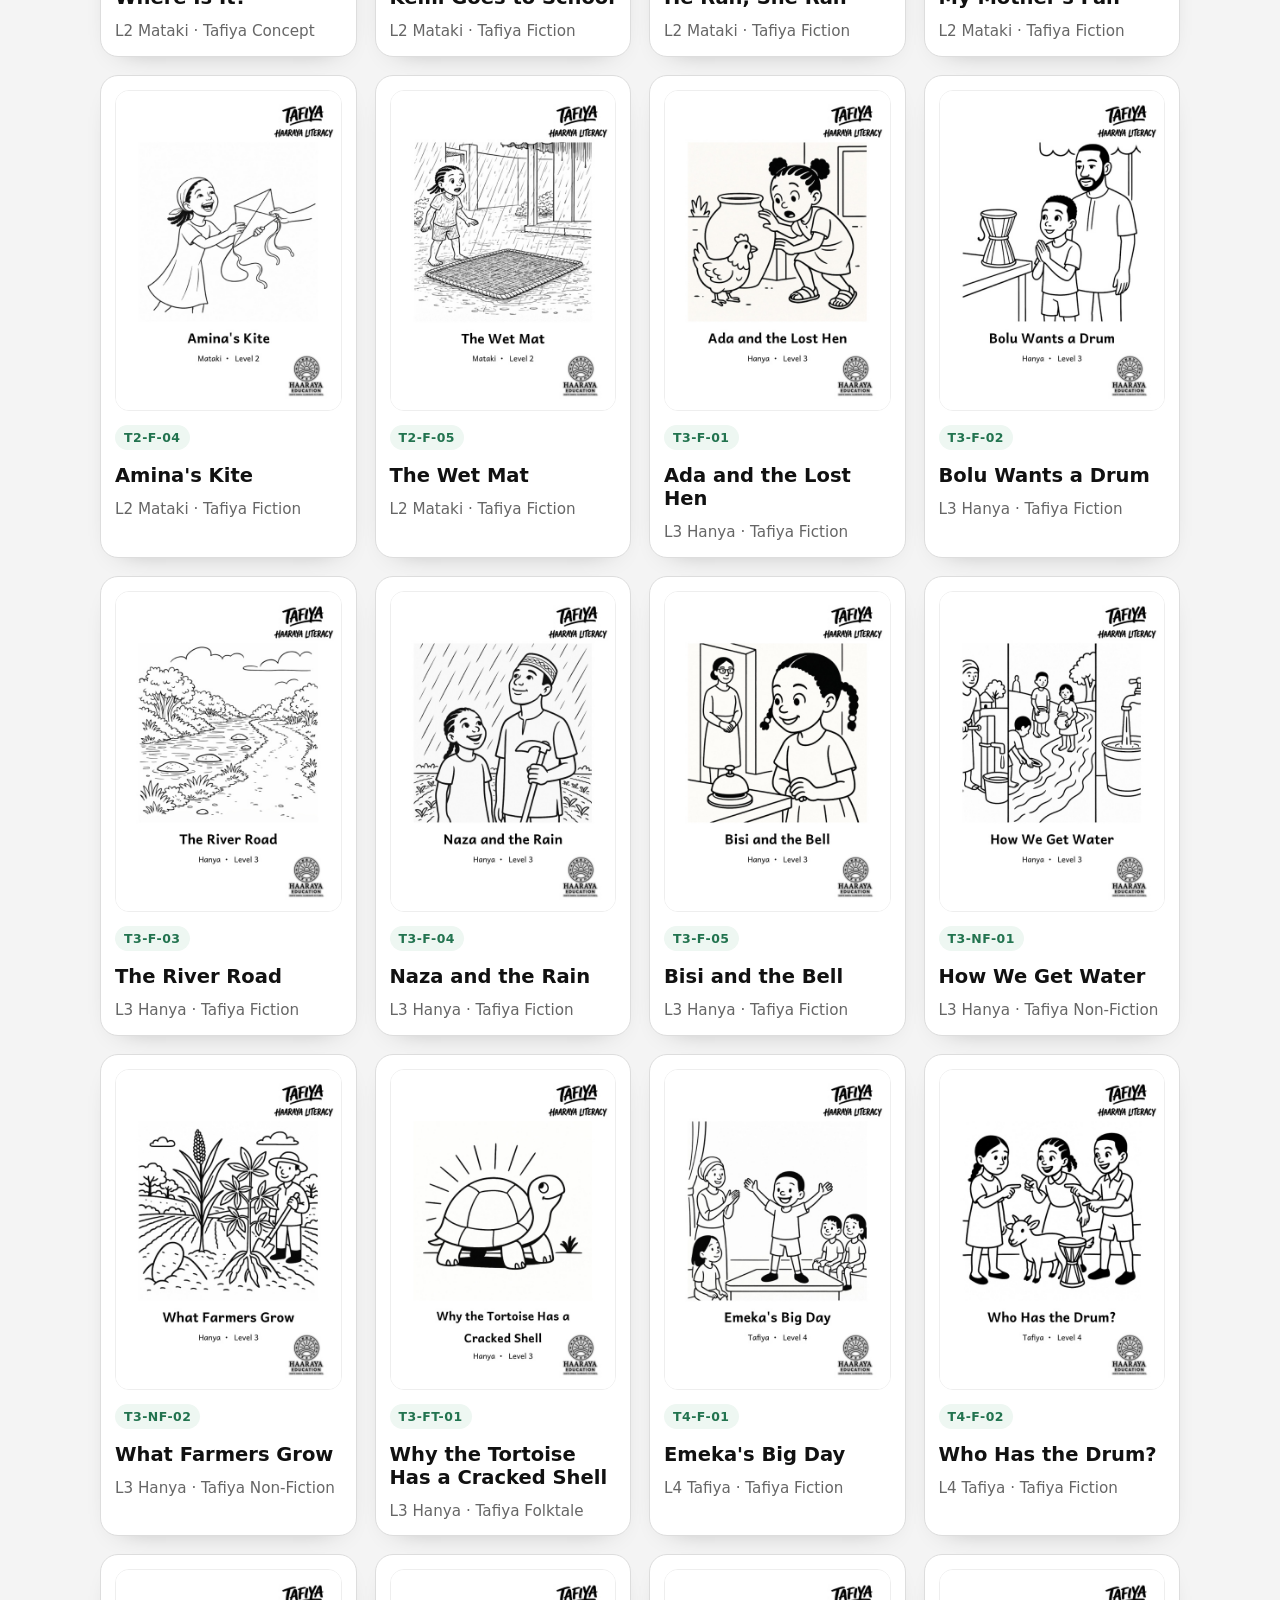
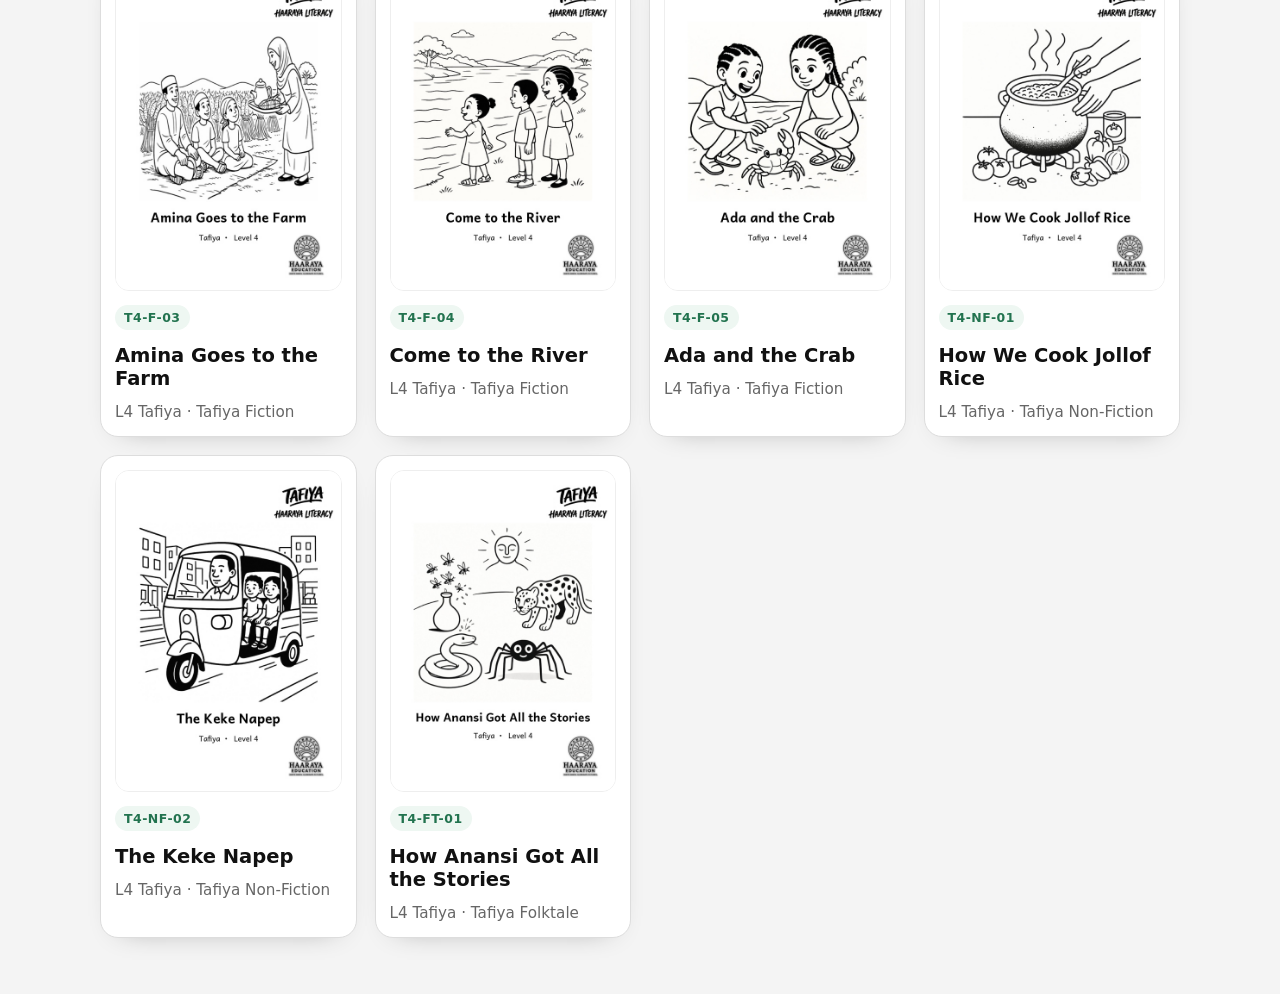
<file: library.html>
<!doctype html>
<html lang="en">
<head>
  <meta charset="utf-8">
  <meta name="viewport" content="width=device-width, initial-scale=1">
  <title>Tafiya Web Reader Library</title>

  <style>
    :root {
      --bg: #f4f4f4;
      --card: #ffffff;
      --ink: #111111;
      --muted: #666666;
      --line: #dddddd;
      --accent: #2f9e6e;
    }

    * { box-sizing: border-box; }

    body {
      margin: 0;
      background: var(--bg);
      color: var(--ink);
      font-family: system-ui, -apple-system, BlinkMacSystemFont, "Segoe UI", sans-serif;
    }

    .page {
      max-width: 1120px;
      margin: 0 auto;
      padding: 32px 20px 56px;
    }

    .top {
      display: flex;
      align-items: flex-start;
      justify-content: space-between;
      gap: 20px;
      margin-bottom: 28px;
    }

    .eyebrow {
      font-size: 0.78rem;
      font-weight: 700;
      letter-spacing: 0.12em;
      text-transform: uppercase;
      color: var(--accent);
      margin-bottom: 8px;
    }

    h1 {
      margin: 0;
      font-size: clamp(2rem, 4vw, 3.4rem);
      line-height: 1;
    }

    .subtitle {
      margin-top: 10px;
      color: var(--muted);
      font-size: 1.05rem;
    }

    .home-link {
      flex: 0 0 auto;
      color: var(--ink);
      text-decoration: none;
      border: 1px solid var(--line);
      background: #fff;
      border-radius: 999px;
      padding: 10px 16px;
      font-weight: 700;
    }

    .home-link:hover {
      border-color: #bbbbbb;
    }

    .status {
      background: #fff;
      border: 1px solid var(--line);
      border-radius: 16px;
      padding: 18px;
      color: var(--muted);
      font-weight: 600;
    }

    .book-count {
      margin: 0 0 18px;
      color: var(--muted);
      font-weight: 700;
    }

    .book-list {
      display: grid;
      grid-template-columns: repeat(auto-fill, minmax(230px, 1fr));
      gap: 18px;
    }

    .book-card {
      display: block;
      text-decoration: none;
      color: inherit;
      background: var(--card);
      border: 1px solid var(--line);
      border-radius: 18px;
      padding: 14px;
      min-height: 150px;
      box-shadow: 0 10px 28px -22px rgba(0,0,0,0.45);
      transition: transform 0.15s ease, border-color 0.15s ease, box-shadow 0.15s ease;
      overflow: hidden;
    }

    .book-card:hover {
      transform: translateY(-2px);
      border-color: #bbbbbb;
      box-shadow: 0 16px 32px -24px rgba(0,0,0,0.55);
    }

    .thumb-wrap {
      width: 100%;
      aspect-ratio: 148 / 210;
      background: #f7f7f7;
      border: 1px solid #eeeeee;
      border-radius: 14px;
      margin-bottom: 14px;
      display: flex;
      align-items: center;
      justify-content: center;
      overflow: hidden;
    }

    .thumb-wrap.is-hidden {
      display: none;
    }

    .book-thumb {
      width: 100%;
      height: 100%;
      object-fit: contain;
      display: block;
      background: #ffffff;
    }

    .book-code {
      display: inline-flex;
      align-items: center;
      width: fit-content;
      border-radius: 999px;
      background: #eef7f2;
      color: #22734f;
      font-weight: 800;
      font-size: 0.78rem;
      letter-spacing: 0.04em;
      padding: 5px 9px;
      margin-bottom: 14px;
    }

    .book-title {
      font-size: 1.22rem;
      font-weight: 800;
      line-height: 1.18;
      margin-bottom: 12px;
    }

    .book-meta {
      color: var(--muted);
      font-size: 0.95rem;
      line-height: 1.35;
    }

    @media (max-width: 640px) {
      .page {
        padding: 22px 14px 36px;
      }

      .top {
        flex-direction: column;
        gap: 14px;
        margin-bottom: 20px;
      }

      .home-link {
        align-self: flex-start;
        padding: 8px 14px;
        font-size: 0.95rem;
      }

      .subtitle {
        font-size: 0.98rem;
      }

      .book-count {
        margin-bottom: 12px;
      }

      .book-list {
        grid-template-columns: 1fr;
        gap: 10px;
      }

      .book-card {
        display: grid;
        grid-template-columns: 82px 1fr;
        grid-template-rows: auto auto auto;
        column-gap: 12px;
        align-items: center;
        min-height: 0;
        padding: 10px;
        border-radius: 16px;
      }

      .book-card:hover {
        transform: none;
      }

      .thumb-wrap {
        grid-column: 1;
        grid-row: 1 / span 3;
        width: 82px;
        aspect-ratio: 148 / 210;
        margin-bottom: 0;
        border-radius: 12px;
      }

      .book-code {
        grid-column: 2;
        grid-row: 1;
        font-size: 0.68rem;
        padding: 4px 8px;
        margin-bottom: 6px;
      }

      .book-title {
        grid-column: 2;
        grid-row: 2;
        font-size: 1rem;
        line-height: 1.15;
        margin-bottom: 5px;
      }

      .book-meta {
        grid-column: 2;
        grid-row: 3;
        font-size: 0.82rem;
        line-height: 1.25;
      }
    }
  </style>
</head>

<body>
  <main class="page">
    <header class="top">
      <div>
        <div class="eyebrow">Haaraya Literacy</div>
        <h1>Tafiya Library</h1>
        <p class="subtitle">Choose a book to open it in the web reader.</p>
      </div>

      <a class="home-link" href="index.html">← Home</a>
    </header>

    <p id="bookCount" class="book-count"></p>

    <section id="bookList" class="book-list">
      <div class="status">Loading books…</div>
    </section>
  </main>

  <script>
    const THUMBNAIL_ROOT = "thumbnails/covers";

    const bookList = document.getElementById("bookList");
    const bookCount = document.getElementById("bookCount");

    function text(value) {
      if (value === null || value === undefined) return "";
      return String(value).trim();
    }

    function escapeHtml(value) {
      return text(value)
        .replaceAll("&", "&amp;")
        .replaceAll("<", "&lt;")
        .replaceAll(">", "&gt;")
        .replaceAll('"', "&quot;")
        .replaceAll("'", "&#039;");
    }

    function normalizeBooks(payload) {
      if (Array.isArray(payload)) return payload;
      if (payload && Array.isArray(payload.books)) return payload.books;
      return [];
    }

    function levelNumber(book) {
      const raw = text(book.level);
      const match = raw.match(/\d+/);
      return match ? Number(match[0]) : 999;
    }

    function bookTypeOrder(book) {
      const type = text(book.book_type).toLowerCase();

      if (type.includes("concept")) return 1;
      if (type.includes("fiction")) return 2;
      if (type.includes("folktale")) return 3;
      if (type.includes("non")) return 4;

      return 9;
    }

    function bookCode(book) {
      return text(book.book_code || book.code);
    }

    function bookHref(book) {
      const code = encodeURIComponent(bookCode(book));
      return `reader/index.html?book=${code}`;
    }

    function safeFileTitle(title) {
      return text(title)
        .replace(/[\\/:*?"<>|]/g, "")
        .replace(/\s+/g, "_")
        .replace(/_+/g, "_")
        .replace(/^_+|_+$/g, "");
    }

    function thumbnailPath(book) {
      const explicit = text(book.thumbnail_image_path);
      if (explicit) return explicit;

      const code = bookCode(book);
      const title = safeFileTitle(book.title);

      if (!code || !title) return "";

      const file = `${code}_${title}_fc.jpg`;
      return `${THUMBNAIL_ROOT}/${encodeURIComponent(file)}`;
    }

    function metaLabel(book) {
      const level = levelNumber(book);
      const levelName = text(book.tafiya_name || book.level_name);
      const strand = text(book.strand) || "Tafiya";
      const type = text(book.book_type);

      const left = level !== 999
        ? `L${level}${levelName ? " " + levelName : ""}`
        : levelName;

      const right = [strand, type].filter(Boolean).join(" ");

      return [left, right].filter(Boolean).join(" · ");
    }

    function renderBooks(books) {
      const cleanBooks = books
        .filter((book) => bookCode(book))
        .sort((a, b) => {
          const levelDiff = levelNumber(a) - levelNumber(b);
          if (levelDiff) return levelDiff;

          const typeDiff = bookTypeOrder(a) - bookTypeOrder(b);
          if (typeDiff) return typeDiff;

          return bookCode(a).localeCompare(bookCode(b));
        });

      bookCount.textContent = `${cleanBooks.length} books`;

      if (!cleanBooks.length) {
        bookList.innerHTML = '<div class="status">No books found in books.json.</div>';
        return;
      }

      bookList.innerHTML = cleanBooks.map((book, index) => {
        const code = bookCode(book);
        const title = text(book.title) || code;
        const thumb = thumbnailPath(book);
        const meta = metaLabel(book);

        return `
          <a class="book-card" href="${bookHref(book)}">
            <div class="thumb-wrap">
              <img
                class="book-thumb"
                src="${escapeHtml(thumb)}"
                alt=""
                loading="${index < 6 ? "eager" : "lazy"}"
                onerror="this.closest('.thumb-wrap').classList.add('is-hidden')"
              >
            </div>
            <div class="book-code">${escapeHtml(code)}</div>
            <div class="book-title">${escapeHtml(title)}</div>
            <div class="book-meta">${escapeHtml(meta)}</div>
          </a>
        `;
      }).join("");
    }

    async function boot() {
      try {
        const response = await fetch("books.json", { cache: "no-store" });

        if (!response.ok) {
          throw new Error(`Could not load books.json: ${response.status}`);
        }

        const payload = await response.json();
        renderBooks(normalizeBooks(payload));
      } catch (error) {
        console.error("[Tafiya Library]", error);
        bookCount.textContent = "";
        bookList.innerHTML = `
          <div class="status">
            Could not load the library. Check that books.json exists beside library.html.
          </div>
        `;
      }
    }

    boot();
  </script>
</body>
</html>
</file>
<file: reader/reader.css>
/* ============================================================
   Tafiya Reader — child-friendly book reader
   One fixed portrait frame for every screen (cover, pages, back).
   Plain CSS, no frameworks. Reading face: Andika.
   Type & spacing inside the book scale with the book.
   ============================================================ */

:root {
  --bg:        #F3F6F0;
  --bg-2:      #F3F6F0;
  --surface:   #ffffff;
  --ink:       #000000;
  --ink-soft:  #000000;
  --ink-faint: #000000;
  --line:      #e7e0d2;

  --accent:        #2f9e6e;
  --accent-press:  #25855c;
  --accent-soft:   #e7f4ec;
  --amber-soft:    #f6ead2;
  --amber-ink:     #8a5a18;

  --shadow-book: 0 24px 60px -28px rgba(50, 40, 24, 0.5),
                 0 4px 14px -8px rgba(50, 40, 24, 0.25);
  --shadow-btn:  0 6px 16px -8px rgba(47, 158, 110, 0.7);

  --tap: 50px;
  --book-ratio: 0.7048;
  --font: "Andika", -apple-system, BlinkMacSystemFont, "Segoe UI", sans-serif;
}

* { margin: 0; padding: 0; box-sizing: border-box; }
html, body { height: 100%; }

body {
  font-family: var(--font);
  color: var(--ink);
  background: #F3F6F0;
  -webkit-font-smoothing: antialiased;
  text-rendering: optimizeLegibility;
  overflow: hidden;
}

.reader {
  height: 100dvh;
  display: grid;
  grid-template-rows: auto 1fr auto;
}

/* ---------- Top bar ---------- */
.topbar {
  display: grid;
  grid-template-columns: 1fr auto 1fr;
  align-items: center;
  gap: 16px;
  padding: 12px clamp(14px, 3vw, 30px);
}

.running {
  text-align: center;
  min-width: 0;
  display: flex;
  flex-direction: column;
  gap: 2px;
}

.running-title {
  font-weight: 700;
  font-size: clamp(0.95rem, 2vw, 1.2rem);
  color: var(--ink);
  white-space: nowrap;
  overflow: hidden;
  text-overflow: ellipsis;
}

.running-level {
  font-size: 0.78rem;
  font-weight: 700;
  letter-spacing: 0.06em;
  text-transform: uppercase;
  color: var(--ink-faint);
}

.brand {
  justify-self: end;
  display: flex;
  align-items: center;
}

.brand img {
  height: 30px;
  width: auto;
  display: block;
}

.brand .wordmark {
  font-weight: 700;
  font-size: 1.05rem;
  color: var(--ink);
}

.brand .strand {
  font-weight: 700;
  font-size: 1rem;
  color: var(--ink);
  white-space: nowrap;
}

.brand .strand.is-empty {
  display: inline-flex;
  align-items: center;
}

.brand .strand.is-empty .skeleton {
  height: 0.95rem;
}

/* ---------- Buttons ---------- */
.btn {
  font-family: var(--font);
  font-weight: 700;
  font-size: 1rem;
  border: none;
  cursor: pointer;
  display: inline-flex;
  align-items: center;
  gap: 6px;
  border-radius: 999px;
  min-height: var(--tap);
  -webkit-tap-highlight-color: transparent;
  transition: transform .12s ease, background .15s ease, box-shadow .15s ease, opacity .15s ease;
  user-select: none;
}

.btn .ico {
  font-size: 1.5em;
  line-height: 0;
  margin-top: -2px;
}

.btn:active {
  transform: translateY(1px) scale(0.98);
}

.btn-ghost {
  background: var(--surface);
  color: var(--ink);
  border: 1.5px solid var(--line);
  padding: 0 18px 0 12px;
  justify-self: start;
}

.btn-ghost:hover {
  border-color: #d9cfba;
}

.btn-nav {
  background: var(--surface);
  color: var(--ink);
  border: 1.5px solid var(--line);
  padding: 0 22px;
  min-width: 116px;
  justify-content: center;
}

.btn-nav:hover:not(:disabled) {
  border-color: #d9cfba;
}

.btn-next {
  background: var(--accent);
  color: #fff;
  border-color: transparent;
  box-shadow: var(--shadow-btn);
}

.btn-next:hover:not(:disabled) {
  background: var(--accent-press);
}

.btn:disabled {
  opacity: 0.4;
  cursor: default;
  box-shadow: none;
}

/* ---------- Stage + fixed book frame ---------- */
.stage {
  display: flex;
  align-items: center;
  justify-content: center;
  padding: 10px 16px;
  min-height: 0;
  overflow: hidden;
}

.book {
  height: min(100%, calc((100vw - 36px) / var(--book-ratio)));
  aspect-ratio: 148 / 210;
  width: auto;
  background: var(--surface);
  border-radius: 16px;
  box-shadow: var(--shadow-book);
  overflow: hidden;
  position: relative;
  display: flex;
  flex-direction: column;
  container-type: size;
  container-name: book;
  animation: pageIn .3s cubic-bezier(.2,.7,.3,1);
}

.surface {
  position: absolute;
  inset: 0;
  display: flex;
  flex-direction: column;
}

@keyframes pageIn {
  from { transform: translateY(8px) scale(.994); }
  to { transform: none; }
}

.book::after {
  content: "";
  position: absolute;
  inset: 0;
  border-radius: 16px;
  box-shadow: inset 0 0 0 1px rgba(0,0,0,0.04);
  pointer-events: none;
}

/* ===========================================================
   COVER
   =========================================================== */
.cover {
  padding: 3.5cqh 6cqw 3.5cqh;
  text-align: center;
  align-items: stretch;
}

.cover-top {
  flex: 0 0 auto;
  display: flex;
  flex-direction: column;
  align-items: flex-end;
  gap: 1cqh;
}

.cover-top .logo-tafiya { height: 6.5cqh; }
.cover-top .logo-literacy { height: 3cqh; }

.cover-top img {
  width: auto;
  object-fit: contain;
}

.cover-hero {
  flex: 1 1 auto;
  min-height: 0;
  width: 100%;
  display: flex;
  align-items: center;
  justify-content: center;
  padding: 1.5cqh 0;
}

.cover-hero img {
  max-width: 100%;
  max-height: 100%;
  width: auto;
  height: auto;
  object-fit: contain;
}

.cover-hero.ph {
  aspect-ratio: 1 / 1;
  width: auto;
  height: 100%;
  margin: 0 auto;
}

.cover-titles {
  flex: 0 0 auto;
}

.cover-title {
  font-weight: 700;
  font-size: 9.5cqw;
  line-height: 1.06;
  color: var(--ink);
  text-wrap: balance;
}

.cover-sub {
  margin-top: 1.6cqh;
  font-weight: 700;
  font-size: 4.2cqw;
  letter-spacing: 0.04em;
  color: var(--ink-soft);
}

.cover-bottom {
  flex: 0 0 auto;
  display: flex;
  justify-content: flex-end;
  align-items: flex-end;
  padding-top: 1.6cqh;
}

.cover-bottom .logo-haaraya {
  height: 12cqh;
  width: auto;
  object-fit: contain;
}

/* shared image placeholder */
.ph {
  border: 2px dashed #e2dac9;
  border-radius: 12px;
  background: repeating-linear-gradient(135deg, #fbf8f1 0 16px, #f4efe4 16px 32px);
  display: flex;
  align-items: center;
  justify-content: center;
}

.ph-note {
  font-family: ui-monospace, "SF Mono", Menlo, Consolas, monospace;
  font-size: 2.6cqw;
  color: #a79b85;
  background: rgba(255,255,255,0.82);
  padding: 1.4cqh 3cqw;
  border-radius: 8px;
  letter-spacing: 0.02em;
  text-align: center;
}

/* ===========================================================
   STORY PAGE
   =========================================================== */
.story {
  padding: 0;
}

.story-img {
  position: absolute;
  left: 6cqw;
  top: 5cqh;
  width: 88cqw;
  height: 62cqh;
  display: flex;
  align-items: center;
  justify-content: center;
  overflow: hidden;
}

.story-img img {
  max-width: 100%;
  max-height: 100%;
  width: auto;
  height: auto;
  object-fit: contain;
}

.story-text {
  position: absolute;
  left: 7.35cqw;
  top: 71cqh;
  width: 86.65cqw;
  font-weight: 700;
  font-size: 5.2cqw;
  line-height: 1.27;
  color: var(--ink);
  text-align: left;
  text-wrap: pretty;
}

.story-text.is-empty {
  color: var(--ink-faint);
  font-style: italic;
}

/* ===========================================================
   BACK COVER
   =========================================================== */
.back {
  padding: 3.2cqh 7.4cqw 2.8cqh;
  overflow: hidden;
  gap: 0;
  justify-content: flex-start;
}

/* Top Elements table: wide, black, main table */
.skills-block {
  width: 100%;
  border: 1px solid #000;
  margin-bottom: 1.55cqh;
}

.skills-header {
  background: #000;
  color: #fff;
  font-weight: 700;
  font-size: 2.15cqw;
  letter-spacing: 0.06em;
  text-align: center;
  padding: 0.72cqh 1.8cqw;
}

.skills-table {
  display: flex;
  flex-direction: column;
}

.skills-row {
  display: grid;
  grid-template-columns: 42% 58%;
  align-items: stretch;
}

.skills-row + .skills-row {
  border-top: 1px solid #000;
}

.skills-key {
  font-weight: 700;
  font-size: 2.08cqw;
  color: #000;
  padding: 0.42cqh 1.75cqw;
  border-right: 1px solid #000;
  display: flex;
  align-items: center;
}

.skills-val {
  font-weight: 400;
  font-size: 2.08cqw;
  color: #000;
  padding: 0.42cqh 1.9cqw;
  display: flex;
  align-items: center;
}

/* About block: narrower and slightly indented */
.back-section-title {
  font-weight: 700;
  font-size: 2.05cqw;
  letter-spacing: 0.08em;
  text-transform: uppercase;
  color: #000;
  margin: 0 0 0.35cqh;
}

.skills-block + .back-section-title,
.skills-block + .back-section-title + .back-booktitle,
.skills-block + .back-section-title + .back-booktitle + .back-about {
  width: 84%;
  margin-left: 4.8cqw;
  margin-right: auto;
}

.back-booktitle {
  font-weight: 700;
  font-size: 2.75cqw;
  color: #000;
  margin-bottom: 0.45cqh;
}

.back-about {
  font-weight: 400;
  font-size: 2.25cqw;
  line-height: 1.36;
  color: #000;
  text-align: left;
  text-wrap: pretty;
}

/* Divider: shorter, aligned with About block */
.back-divider {
  width: 84%;
  margin: 1.05cqh 0 3.1cqh 4.8cqw;
  border-top: 1px solid var(--line);
}

/* Reading level: secondary, narrower, grey, thin */
.back-divider + .back-section-title {
  width: 64%;
  margin-left: 4.8cqw;
  margin-right: auto;
  margin-bottom: 0.45cqh;
  font-size: 1.95cqw;
}

.level-block {
  width: 64%;
  margin-left: 4.8cqw;
  margin-right: auto;
  border: 1px solid #b9b9b9;
}

.level-row {
  display: grid;
  grid-template-columns: 47% 53%;
  align-items: stretch;
}

.level-row + .level-row {
  border-top: 1px solid #b9b9b9;
}

.level-key {
  font-weight: 700;
  font-size: 1.82cqw;
  color: #000;
  padding: 0.34cqh 1.35cqw;
  border-right: 1px solid #b9b9b9;
  display: flex;
  align-items: center;
}

.level-val {
  font-weight: 400;
  font-size: 1.82cqw;
  color: #000;
  padding: 0.34cqh 1.45cqw;
  white-space: nowrap;
  display: flex;
  align-items: center;
}

.back-website {
  margin-top: 0.75cqh;
  font-weight: 400;
  font-size: 2.05cqw;
  color: #000;
  text-align: right;
}

/* Bottom block lifted slightly — not pinned to the very bottom */
.back-bottom {
  margin-top: 2.2cqh;
  display: flex;
  flex-direction: column;
}

.back-series {
  margin-top: 0.7cqh;
  font-weight: 700;
  font-size: 2.24cqw;
  line-height: 1.38;
  color: #000;
  text-align: left;
  text-wrap: pretty;
}

.back-footer {
  display: grid;
  grid-template-columns: 1fr 1.3fr 1fr;
  align-items: center;
  gap: 3cqw;
  padding-top: 1cqh;
}

.back-footer .col-left {
  display: flex;
  justify-content: flex-start;
  align-items: center;
}

.back-footer .col-center {
  text-align: center;
}

.back-footer .col-right {
  display: flex;
  flex-direction: column;
  align-items: flex-end;
  gap: 0.8cqh;
}

.back-footer img {
  width: auto;
  object-fit: contain;
}

.back-footer .logo-haaraya {
  height: 8cqh;
}

.back-footer .logo-tafiya {
  height: 4.2cqh;
}

.back-footer .logo-literacy {
  height: 2.35cqh;
}

.back-imprint {
  font-weight: 700;
  font-size: 1.9cqw;
  line-height: 1.34;
  color: #000;
}

/* skeleton bar — a value Supabase will fill */
.skeleton {
  display: inline-block;
  height: 0.95em;
  border-radius: 4px;
  background: linear-gradient(90deg, #ece7dc 0%, #f4efe6 50%, #ece7dc 100%);
  vertical-align: middle;
}

.skeleton-line {
  display: block;
  height: 2.2cqw;
  margin: 0.4cqh 0;
}

.cover-title.is-empty {
  color: var(--ink-faint);
  font-style: italic;
}

/* ---------- Bottom navigation ---------- */
.navbar {
  display: grid;
  grid-template-columns: 1fr auto 1fr;
  align-items: center;
  gap: 12px;
  padding: 12px clamp(14px, 3vw, 30px) max(12px, env(safe-area-inset-bottom));
}

.navbar #prevBtn {
  justify-self: start;
}

.navbar #nextBtn {
  justify-self: end;
}

.progress {
  display: flex;
  flex-direction: column;
  align-items: center;
  gap: 8px;
}

.progress-text {
  font-weight: 700;
  font-size: 0.95rem;
  color: var(--ink-soft);
  white-space: nowrap;
}

.dots {
  display: flex;
  gap: 6px;
  align-items: center;
  flex-wrap: wrap;
  justify-content: center;
  max-width: 320px;
}

.dots .dot {
  width: 8px;
  height: 8px;
  border-radius: 50%;
  background: var(--line);
  border: none;
  padding: 0;
  cursor: pointer;
  transition: transform .2s ease, background .2s ease, width .2s ease;
}

.dots .dot.active {
  background: var(--accent);
  width: 22px;
  border-radius: 999px;
}

/* ---------- Responsive ---------- */
@media (max-width: 720px) {
  .topbar {
    grid-template-columns: auto 1fr auto;
    gap: 10px;
  }

  .brand img {
    height: 24px;
  }

  .running-title {
    font-size: 0.95rem;
  }

  .btn-nav {
    min-width: 0;
    padding: 0 16px;
    width: var(--tap);
  }

  .btn-nav .nav-label {
    display: none;
  }
}

@media (prefers-reduced-motion: reduce) {
  .book {
    animation: none;
  }

  .btn {
    transition: none;
  }
}
</file>
